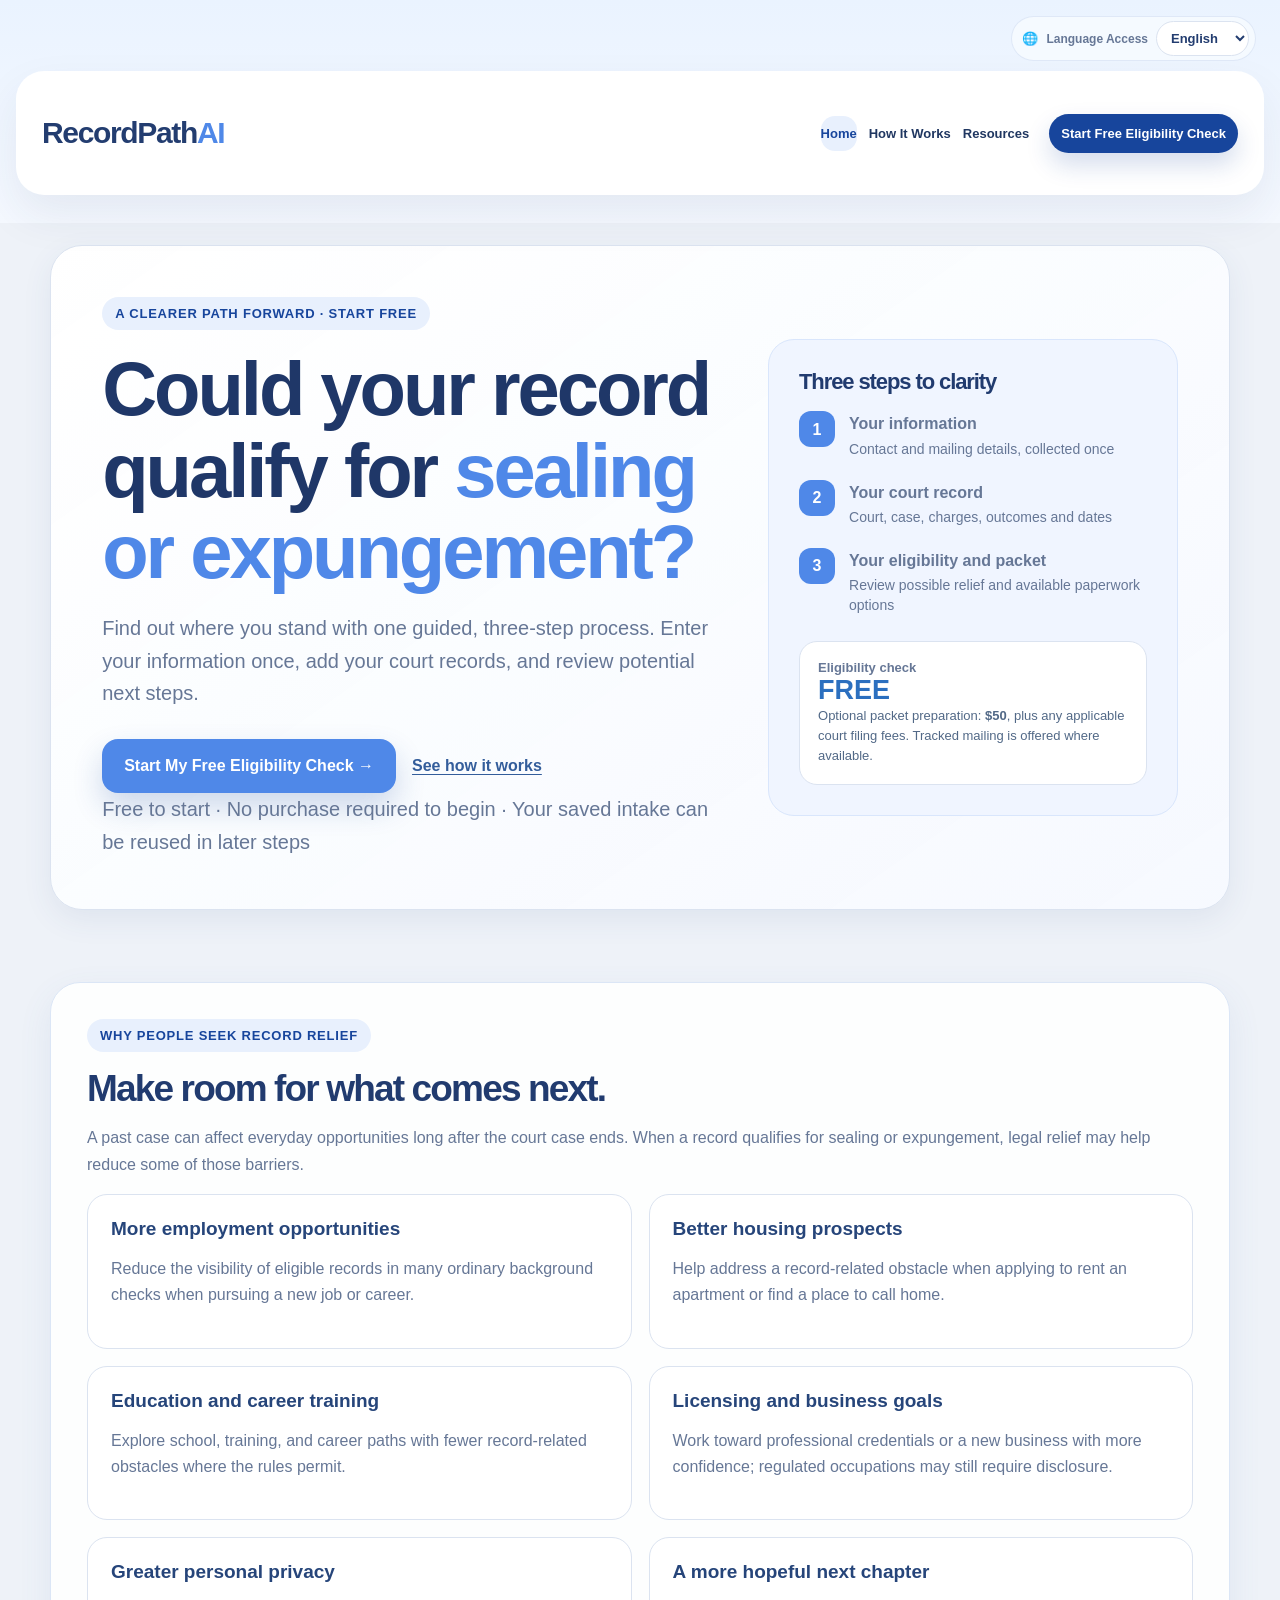
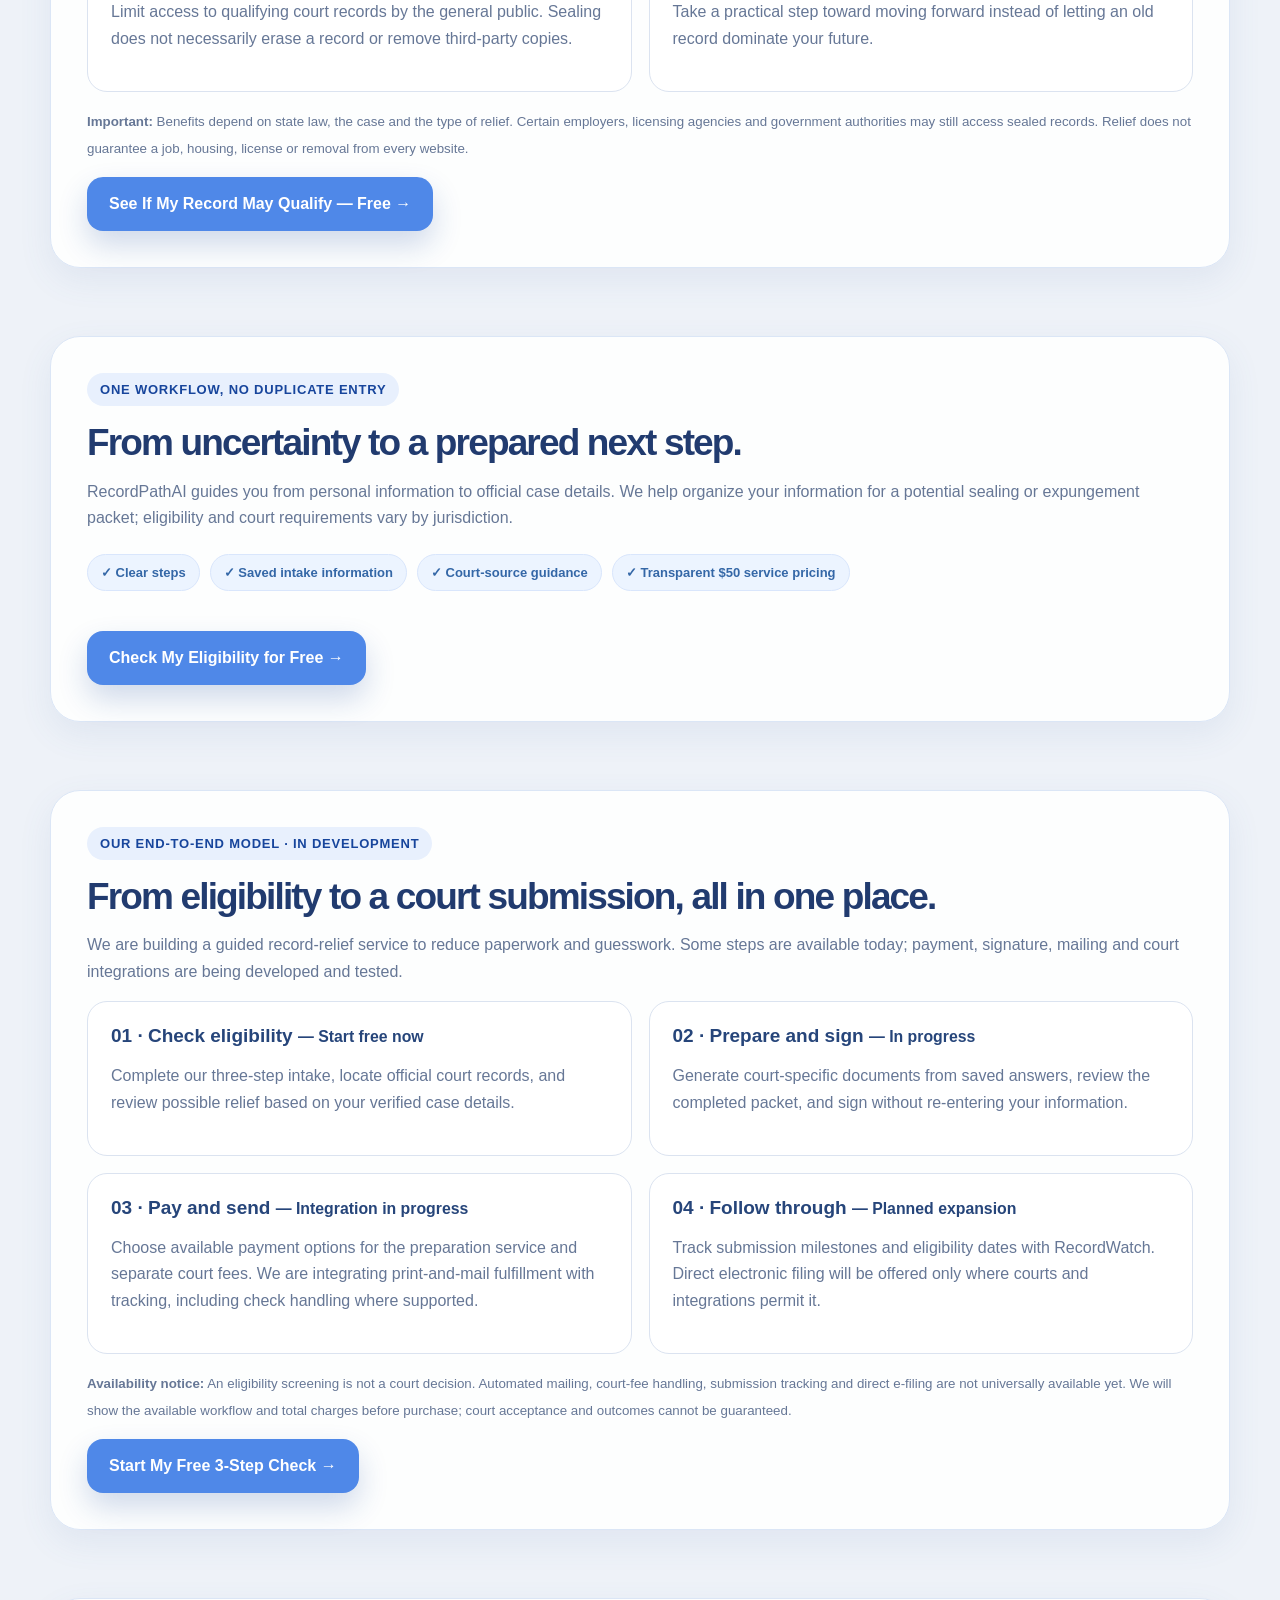
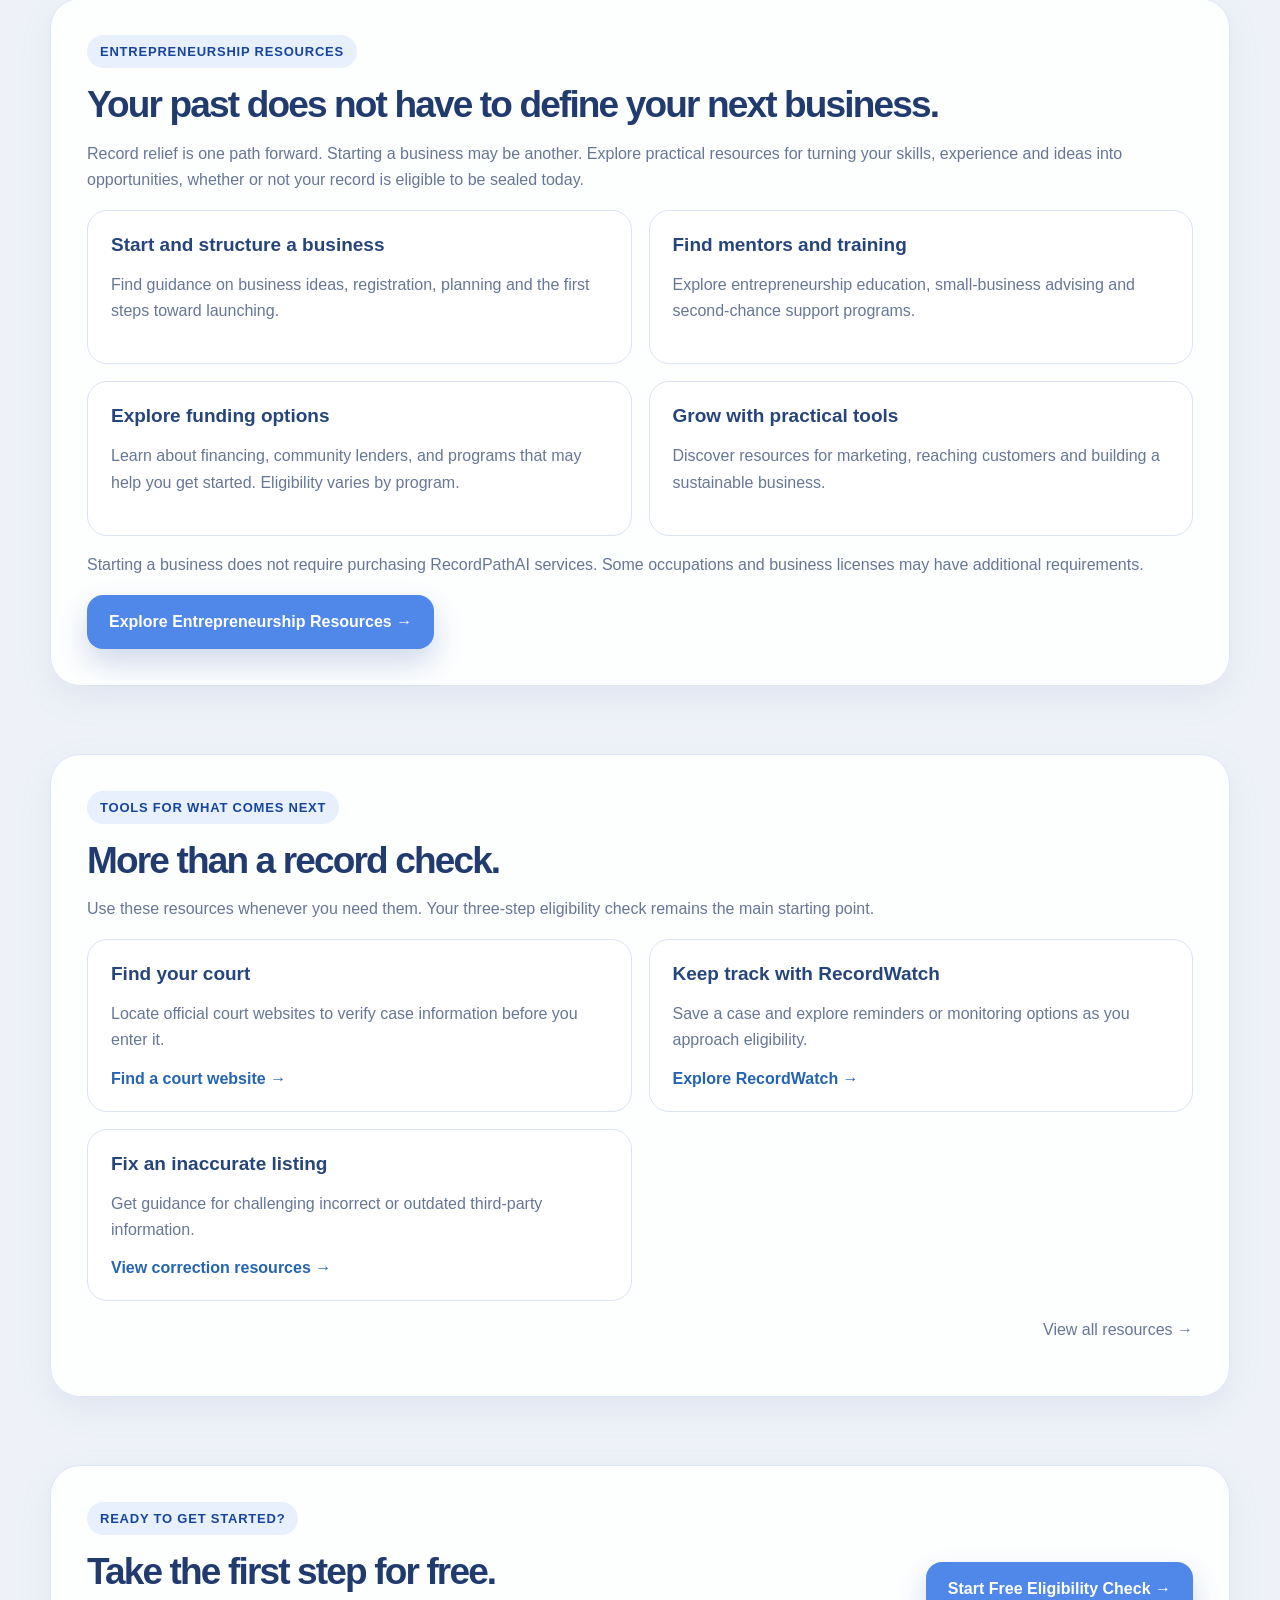
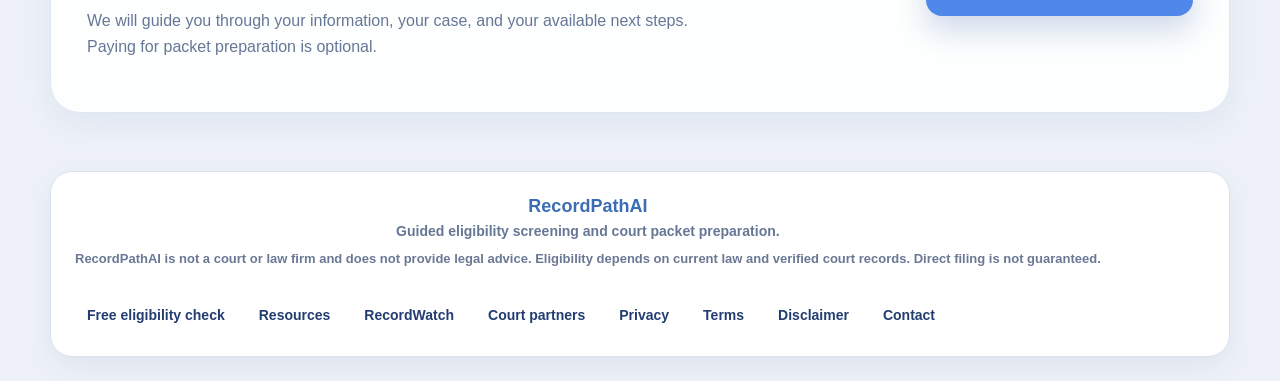
<file: index.html>
<!DOCTYPE html>
<html lang="en"><head><meta charset="utf-8"><meta name="viewport" content="width=device-width,initial-scale=1">
<meta name="theme-color" content="#eef2f8">
<title>Check Record Sealing or Expungement Eligibility | RecordPathAI</title>
<meta name="description" content="See how record sealing or expungement may help with jobs, housing and privacy. Start a free 3-step eligibility check; end-to-end packet and filing services are in development.">
<link rel="canonical" href="https://recordpathai.com/"><meta name="robots" content="index,follow,max-image-preview:large">
<meta property="og:type" content="website"><meta property="og:site_name" content="RecordPathAI"><meta property="og:title" content="RecordPathAI | Free 3-Step Eligibility Check"><meta property="og:description" content="Start free. Check possible record relief. Review packet options."><meta property="og:url" content="https://recordpathai.com/">
<meta name="twitter:card" content="summary">
<script type="application/ld+json">{"@context":"https://schema.org","@type":"Organization","name":"RecordPathAI","url":"https://recordpathai.com/","description":"Guided record sealing and expungement eligibility screening and court packet preparation."}</script>
<link rel="stylesheet" href="css/styles.css"></head><body class="conversion-home">
<a class="skip-link conversion-skip" href="#main-content">Skip to main content</a>
<header class="site-header"><div class="container">
  <div class="header-utility" aria-label="Utility navigation"><div class="language-access language-access-utility"><span aria-hidden="true">🌐</span><label for="language-selector" data-i18n="lang.label">Language Access</label><select id="language-selector" data-language-selector><option value="en" data-i18n="lang.english">English</option><option value="es" data-i18n="lang.spanish">Español</option></select></div></div>
  <div class="header-shell header-shell-modern"><div class="header-inner">
    <a class="site-brand site-brand-text" href="index.html" aria-label="RecordPathAI home">RecordPath<span>AI</span></a>
    <button class="menu-toggle" type="button" aria-controls="primary-navigation" aria-expanded="false"><span class="menu-toggle-line"></span><span class="menu-toggle-line"></span><span class="menu-toggle-line"></span><span class="sr-only">Toggle navigation</span></button>
    <nav class="nav" id="primary-navigation" aria-label="Primary navigation">
      <a href="index.html" class="active" aria-current="page" data-i18n="nav.home">Home</a>
      <a href="how-it-works.html" data-i18n="nav.how">How It Works</a>
      <a href="resources.html" data-i18n="nav.resources">Resources</a>
      <a href="eligibility.html" class="nav-cta" data-i18n="nav.checkEligibility">Start Free Eligibility Check</a>
    </nav>
  </div></div></div></header>
<main id="main-content">
  <section class="page-hero conversion-hero"><div class="container"><div class="hero-card conversion-hero-grid">
    <div><span class="eyebrow">A clearer path forward · Start free</span>
      <h1 class="page-title">Could your record qualify for <span class="conversion-accent">sealing or expungement?</span></h1>
      <p class="page-subtitle">Find out where you stand with one guided, three-step process. Enter your information once, add your court records, and review potential next steps.</p>
      <div class="conversion-actions"><a class="btn conversion-primary" href="eligibility.html">Start My Free Eligibility Check →</a><a class="conversion-text-link" href="how-it-works.html">See how it works</a></div>
      <p class="conversion-privacy">Free to start · No purchase required to begin · Your saved intake can be reused in later steps</p>
    </div>
    <aside class="conversion-steps" aria-label="Three-step eligibility process">
      <h2>Three steps to clarity</h2>
      <ol>
        <li><b>1</b><div><strong>Your information</strong><span>Contact and mailing details, collected once</span></div></li>
        <li><b>2</b><div><strong>Your court record</strong><span>Court, case, charges, outcomes and dates</span></div></li>
        <li><b>3</b><div><strong>Your eligibility and packet</strong><span>Review possible relief and available paperwork options</span></div></li>
      </ol>
      <div class="conversion-price"><span>Eligibility check</span><strong>FREE</strong><small>Optional packet preparation: <b>$50</b>, plus any applicable court filing fees. Tracked mailing is offered where available.</small></div>
    </aside>
  </div></div></section>
    <section class="page-section" id="why-seal"><div class="container"><div class="page-card conversion-support">
    <div class="conversion-section-heading"><span class="eyebrow">Why people seek record relief</span><h2>Make room for what comes next.</h2><p>A past case can affect everyday opportunities long after the court case ends. When a record qualifies for sealing or expungement, legal relief may help reduce some of those barriers.</p></div>
    <div class="conversion-support-grid">
      <article><h3>More employment opportunities</h3><p>Reduce the visibility of eligible records in many ordinary background checks when pursuing a new job or career.</p></article>
      <article><h3>Better housing prospects</h3><p>Help address a record-related obstacle when applying to rent an apartment or find a place to call home.</p></article>
      <article><h3>Education and career training</h3><p>Explore school, training, and career paths with fewer record-related obstacles where the rules permit.</p></article>
      <article><h3>Licensing and business goals</h3><p>Work toward professional credentials or a new business with more confidence; regulated occupations may still require disclosure.</p></article>
      <article><h3>Greater personal privacy</h3><p>Limit access to qualifying court records by the general public. Sealing does not necessarily erase a record or remove third-party copies.</p></article>
      <article><h3>A more hopeful next chapter</h3><p>Take a practical step toward moving forward instead of letting an old record dominate your future.</p></article>
    </div>
    <p><small><strong>Important:</strong> Benefits depend on state law, the case and the type of relief. Certain employers, licensing agencies and government authorities may still access sealed records. Relief does not guarantee a job, housing, license or removal from every website.</small></p>
    <a href="eligibility.html" class="btn conversion-primary">See If My Record May Qualify — Free →</a>
  </div></div></section>
  <section class="page-section"><div class="container"><div class="page-card conversion-explainer">
    <span class="eyebrow">One workflow, no duplicate entry</span>
    <h2>From uncertainty to a prepared next step.</h2>
    <p>RecordPathAI guides you from personal information to official case details. We help organize your information for a potential sealing or expungement packet; eligibility and court requirements vary by jurisdiction.</p>
    <div class="conversion-benefits"><span>✓ Clear steps</span><span>✓ Saved intake information</span><span>✓ Court-source guidance</span><span>✓ Transparent $50 service pricing</span></div>
    <a href="eligibility.html" class="btn conversion-primary">Check My Eligibility for Free →</a>
  </div></div></section>
    <section class="page-section" id="end-to-end"><div class="container"><div class="page-card conversion-support">
    <div class="conversion-section-heading"><span class="eyebrow">Our end-to-end model · In development</span><h2>From eligibility to a court submission, all in one place.</h2><p>We are building a guided record-relief service to reduce paperwork and guesswork. Some steps are available today; payment, signature, mailing and court integrations are being developed and tested.</p></div>
    <div class="conversion-support-grid">
      <article><h3>01 · Check eligibility <small>— Start free now</small></h3><p>Complete our three-step intake, locate official court records, and review possible relief based on your verified case details.</p></article>
      <article><h3>02 · Prepare and sign <small>— In progress</small></h3><p>Generate court-specific documents from saved answers, review the completed packet, and sign without re-entering your information.</p></article>
      <article><h3>03 · Pay and send <small>— Integration in progress</small></h3><p>Choose available payment options for the preparation service and separate court fees. We are integrating print-and-mail fulfillment with tracking, including check handling where supported.</p></article>
      <article><h3>04 · Follow through <small>— Planned expansion</small></h3><p>Track submission milestones and eligibility dates with RecordWatch. Direct electronic filing will be offered only where courts and integrations permit it.</p></article>
    </div>
    <p><small><strong>Availability notice:</strong> An eligibility screening is not a court decision. Automated mailing, court-fee handling, submission tracking and direct e-filing are not universally available yet. We will show the available workflow and total charges before purchase; court acceptance and outcomes cannot be guaranteed.</small></p>
    <a href="eligibility.html" class="btn conversion-primary">Start My Free 3-Step Check →</a>
  </div></div></section>
  <section class="page-section" id="entrepreneurship-resources"><div class="container"><div class="page-card conversion-support">
    <div class="conversion-section-heading"><div><span class="eyebrow">Entrepreneurship Resources</span><h2>Your past does not have to define your next business.</h2><p>Record relief is one path forward. Starting a business may be another. Explore practical resources for turning your skills, experience and ideas into opportunities, whether or not your record is eligible to be sealed today.</p></div></div>
    <div class="conversion-support-grid">
      <article><h3>Start and structure a business</h3><p>Find guidance on business ideas, registration, planning and the first steps toward launching.</p></article>
      <article><h3>Find mentors and training</h3><p>Explore entrepreneurship education, small-business advising and second-chance support programs.</p></article>
      <article><h3>Explore funding options</h3><p>Learn about financing, community lenders, and programs that may help you get started. Eligibility varies by program.</p></article>
      <article><h3>Grow with practical tools</h3><p>Discover resources for marketing, reaching customers and building a sustainable business.</p></article>
    </div>
    <p>Starting a business does not require purchasing RecordPathAI services. Some occupations and business licenses may have additional requirements.</p>
    <a href="resources/entrepreneurship.html" class="btn conversion-primary">Explore Entrepreneurship Resources →</a>
  </div></div></section>
  <section class="page-section"><div class="container"><div class="page-card conversion-support">
    <div class="conversion-section-heading"><div><span class="eyebrow">Tools for what comes next</span><h2>More than a record check.</h2><p>Use these resources whenever you need them. Your three-step eligibility check remains the main starting point.</p></div></div>
    <div class="conversion-support-grid">
      <article><h3>Find your court</h3><p>Locate official court websites to verify case information before you enter it.</p><a href="self-search.html">Find a court website →</a></article>
      <article><h3>Keep track with RecordWatch</h3><p>Save a case and explore reminders or monitoring options as you approach eligibility.</p><a href="recordwatch.html">Explore RecordWatch →</a></article>
      <article><h3>Fix an inaccurate listing</h3><p>Get guidance for challenging incorrect or outdated third-party information.</p><a href="mugshot-removal.html">View correction resources →</a></article>
    </div>
    <p class="conversion-all"><a href="resources.html">View all resources →</a></p>
  </div></div></section>
  <section class="page-section"><div class="container"><div class="page-card conversion-final">
    <div><span class="eyebrow">Ready to get started?</span><h2>Take the first step for free.</h2><p>We will guide you through your information, your case, and your available next steps. Paying for packet preparation is optional.</p></div>
    <a class="btn conversion-primary" href="eligibility.html">Start Free Eligibility Check →</a>
  </div></div></section>
</main>
<footer class="site-footer"><div class="container"><div class="footer-shell"><div><div class="footer-brand">RecordPathAI</div><div class="footer-copy">Guided eligibility screening and court packet preparation.</div><div class="footer-disclaimer">RecordPathAI is not a court or law firm and does not provide legal advice. Eligibility depends on current law and verified court records. Direct filing is not guaranteed.</div></div><div class="footer-links"><a href="eligibility.html">Free eligibility check</a><a href="resources.html">Resources</a><a href="recordwatch.html">RecordWatch</a><a href="court-access.html">Court partners</a><a href="privacy.html">Privacy</a><a href="terms.html">Terms</a><a href="disclaimer.html">Disclaimer</a><a href="mailto:matt@recordpathai.com">Contact</a></div></div></div></footer>
<script src="js/site-nav.js"></script><script src="js/i18n.js"></script>
</body></html>
</file>
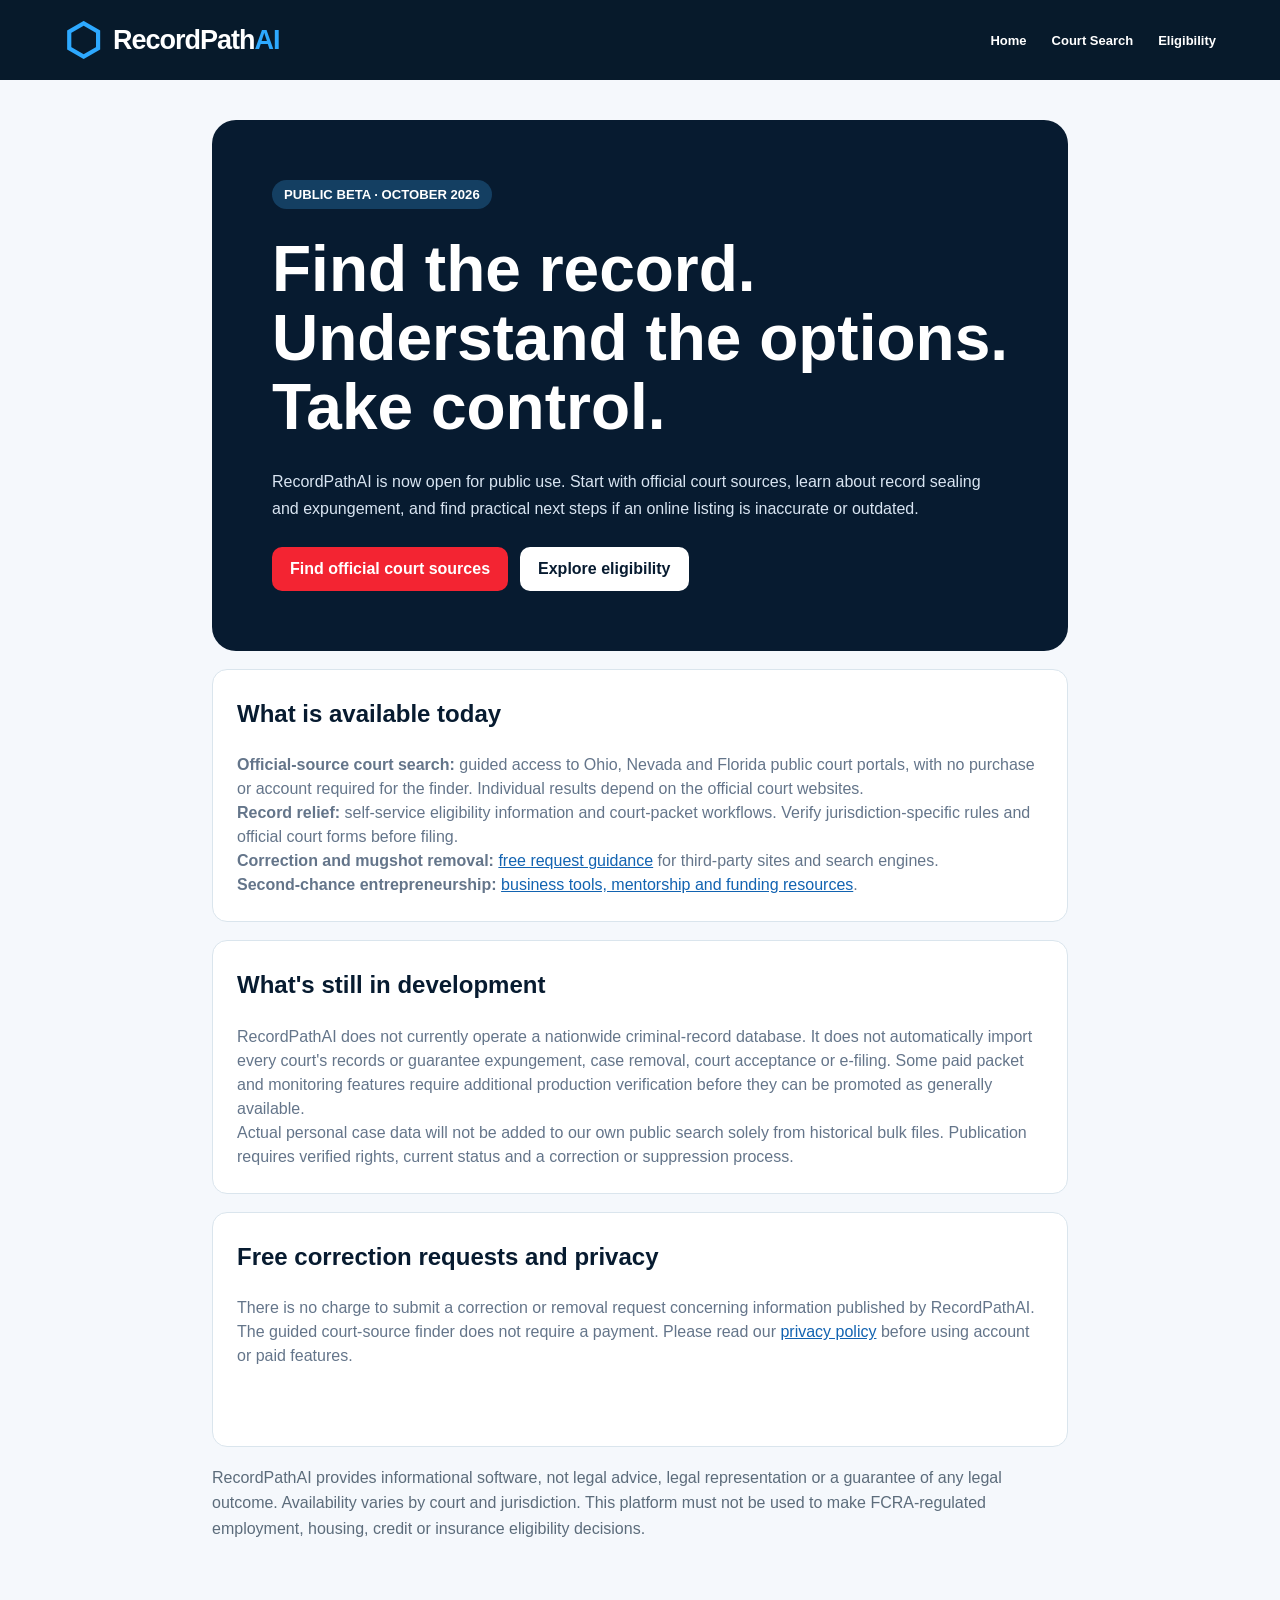
<file: launch.html>
<!doctype html>
<html lang="en"><head>
<meta charset="utf-8"><meta name="viewport" content="width=device-width,initial-scale=1">
<title>RecordPathAI Public Beta Launch | Free Court Search and Record Relief Guidance</title>
<meta name="description" content="RecordPathAI public beta is live: find official court portals, explore record sealing and expungement guidance, and request free record corrections or removals.">
<link rel="canonical" href="https://recordpathai.com/launch.html">
<meta name="robots" content="index,follow">
<meta property="og:type" content="website">
<meta property="og:title" content="RecordPathAI Public Beta Is Live">
<meta property="og:description" content="A source-first approach to court-record discovery, record relief guidance and free correction resources.">
<meta property="og:url" content="https://recordpathai.com/launch.html">
<link rel="stylesheet" href="assets/styles.css">
<style>
body{background:#f5f8fc;color:#102238}main{max-width:900px;margin:40px auto 80px;padding:0 22px}
.hero-launch{background:#071b30;color:#fff;border-radius:24px;padding:clamp(30px,6vw,60px)}
.hero-launch p{line-height:1.7;color:#d9e5f2}.hero-launch h1{font-size:clamp(2.2rem,6vw,4rem);line-height:1.08;margin:.4em 0}
.pill{display:inline-block;padding:7px 12px;border-radius:100px;background:#143f62;color:#fff;font-weight:700;font-size:.82rem}
.actions{display:flex;flex-wrap:wrap;gap:12px;margin-top:25px}.actions a{display:inline-block;background:#f32432;color:#fff;padding:13px 18px;border-radius:10px;font-weight:700}
.actions a.secondary{background:#fff;color:#071b30}.feature{background:#fff;border:1px solid #dae5ed;border-radius:15px;padding:24px;margin:18px 0;line-height:1.65}.feature h2{margin-top:0;color:#071b30}
small,.fineprint{color:#5c6c7b;line-height:1.6}.feature a{color:#1263b1;text-decoration:underline}
</style>
</head><body>
<header class="nav"><a class="brand" href="index.html"><span class="shield">⬡</span><span>RecordPath<span class="blue">AI</span></span></a><nav><a href="index.html">Home</a><a href="self-search.html">Court Search</a><a href="eligibility.html">Eligibility</a></nav></header>
<main>
<section class="hero-launch">
<span class="pill">PUBLIC BETA · OCTOBER 2026</span>
<h1>Find the record.<br>Understand the options.<br>Take control.</h1>
<p>RecordPathAI is now open for public use. Start with official court sources, learn about record sealing and expungement, and find practical next steps if an online listing is inaccurate or outdated.</p>
<div class="actions"><a href="self-search.html">Find official court sources</a><a class="secondary" href="eligibility.html">Explore eligibility</a></div>
</section>
<section class="feature"><h2>What is available today</h2>
<p><strong>Official-source court search:</strong> guided access to Ohio, Nevada and Florida public court portals, with no purchase or account required for the finder. Individual results depend on the official court websites.</p>
<p><strong>Record relief:</strong> self-service eligibility information and court-packet workflows. Verify jurisdiction-specific rules and official court forms before filing.</p>
<p><strong>Correction and mugshot removal:</strong> <a href="mugshot-removal.html">free request guidance</a> for third-party sites and search engines.</p>
<p><strong>Second-chance entrepreneurship:</strong> <a href="resources/entrepreneurship.html">business tools, mentorship and funding resources</a>.</p>
</section>
<section class="feature"><h2>What's still in development</h2>
<p>RecordPathAI does not currently operate a nationwide criminal-record database. It does not automatically import every court's records or guarantee expungement, case removal, court acceptance or e-filing. Some paid packet and monitoring features require additional production verification before they can be promoted as generally available.</p>
<p>Actual personal case data will not be added to our own public search solely from historical bulk files. Publication requires verified rights, current status and a correction or suppression process.</p>
</section>
<section class="feature"><h2>Free correction requests and privacy</h2>
<p>There is no charge to submit a correction or removal request concerning information published by RecordPathAI. The guided court-source finder does not require a payment. Please read our <a href="privacy.html">privacy policy</a> before using account or paid features.</p>
</section>
<p class="fineprint">RecordPathAI provides informational software, not legal advice, legal representation or a guarantee of any legal outcome. Availability varies by court and jurisdiction. This platform must not be used to make FCRA-regulated employment, housing, credit or insurance eligibility decisions.</p>
</main></body></html>
</file>
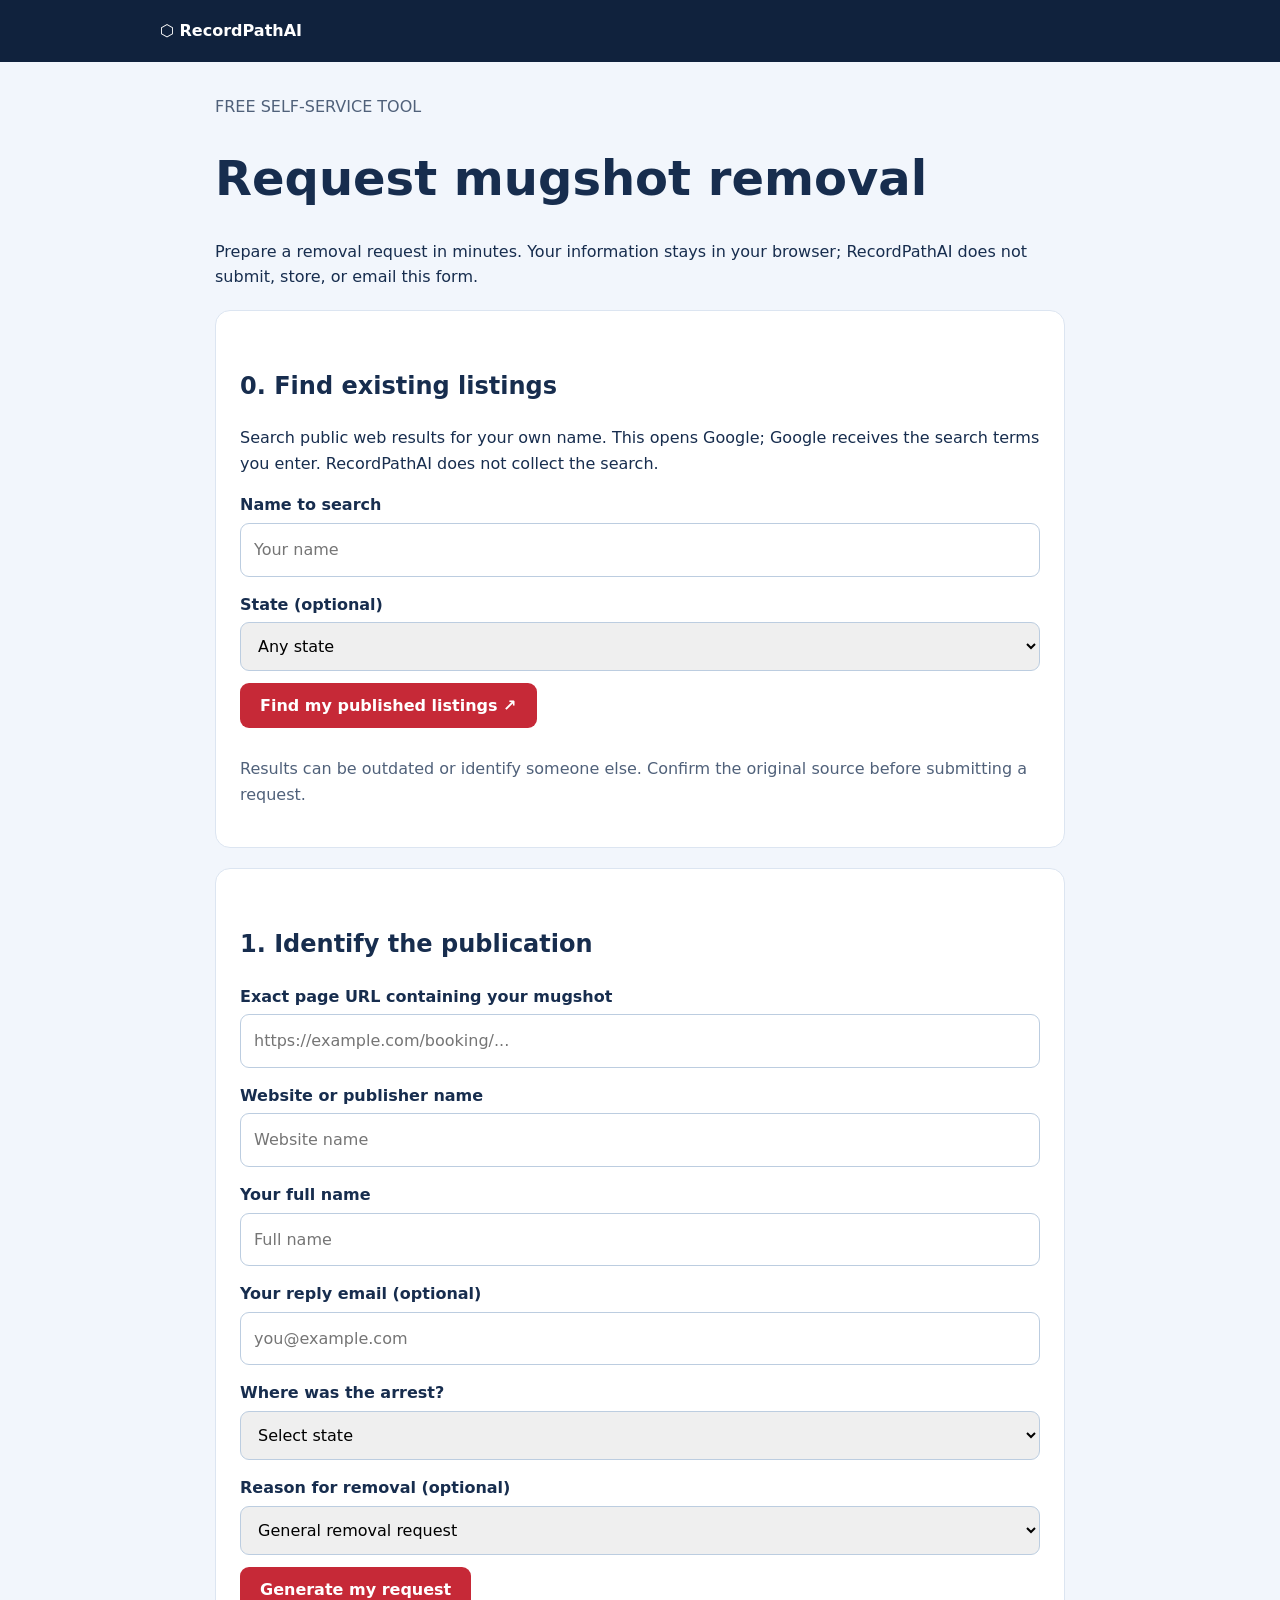
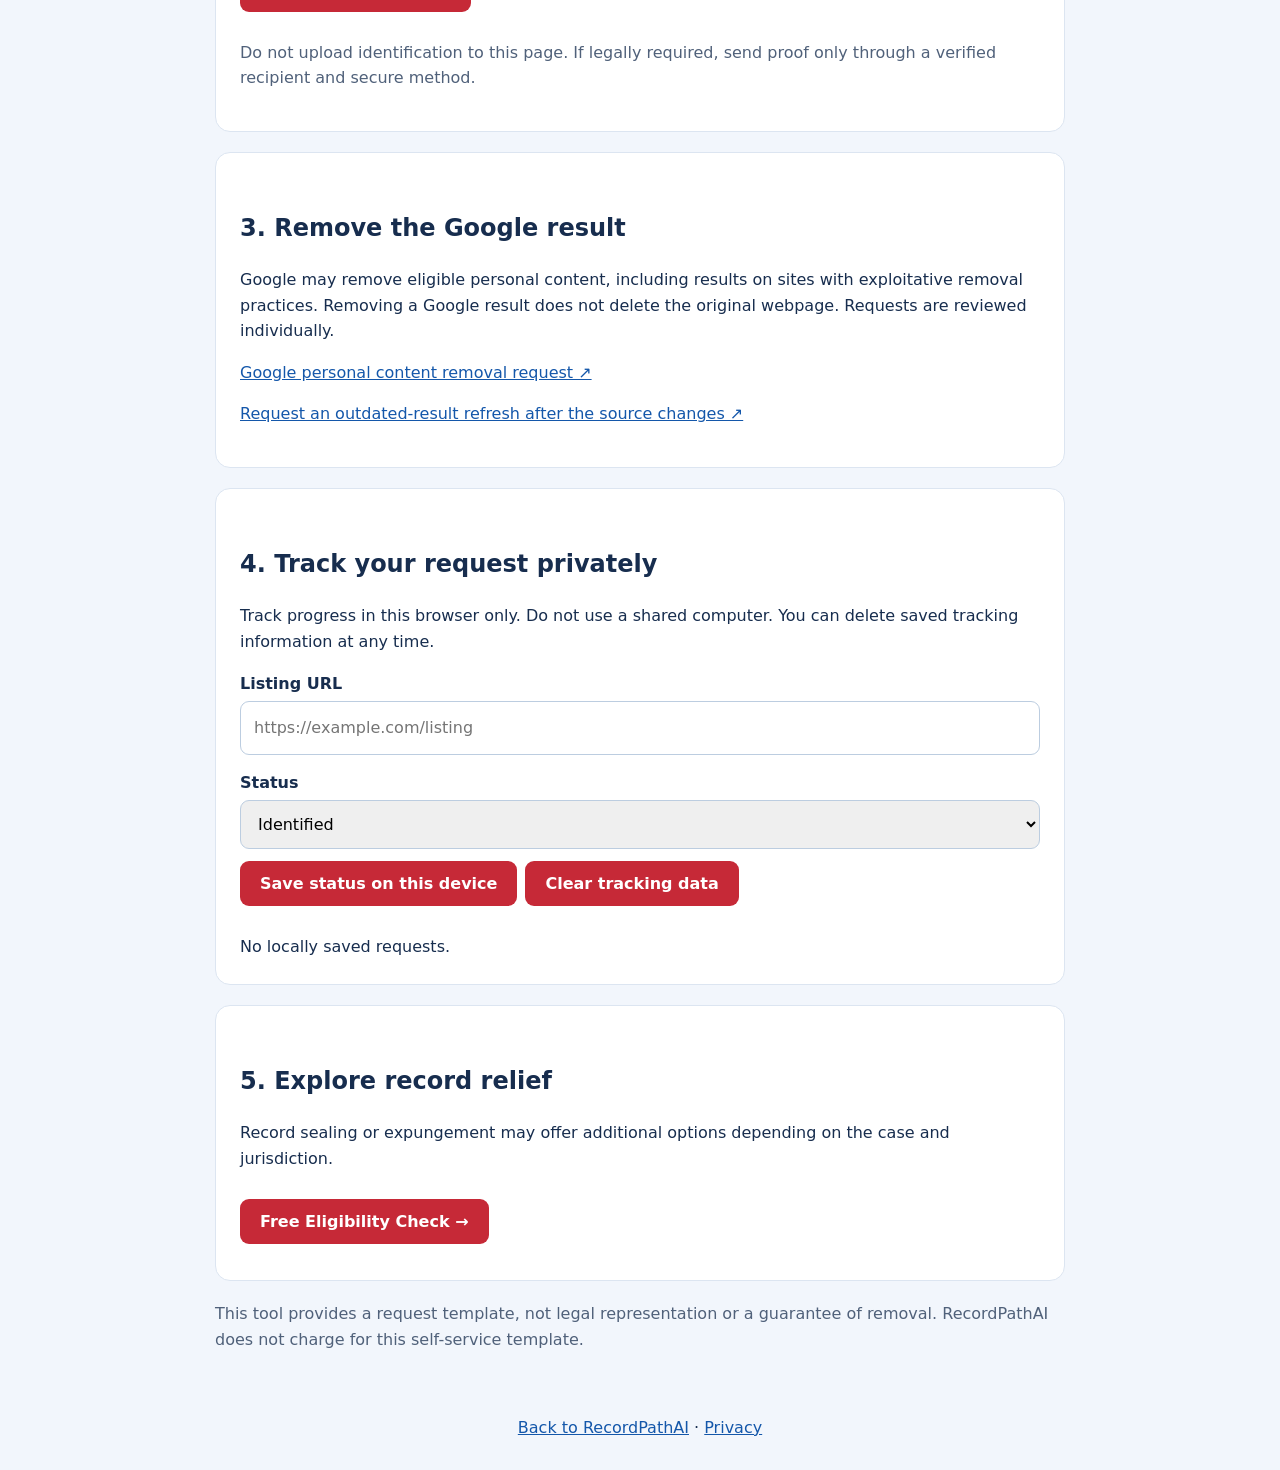
<file: mugshot-removal.html>
<!doctype html><html lang="en"><head><meta charset="utf-8"><meta name="viewport" content="width=device-width,initial-scale=1"><meta name="robots" content="index,follow"><title>Free Mugshot Removal Request | RecordPathAI</title><meta name="description" content="Prepare a free mugshot removal request, find official Google removal options, and track the next steps."><style>body{margin:0;background:#f2f6fc;color:#172d4e;font:16px/1.6 system-ui,Arial,sans-serif}header{background:#10223d;color:white;padding:18px max(20px,calc((100vw - 960px)/2))}header a{color:white;text-decoration:none;font-weight:800}main{max-width:850px;margin:32px auto;padding:0 20px}h1{font-size:clamp(30px,5vw,48px);line-height:1.15}h2{margin-top:32px}label{display:block;font-weight:700;margin:15px 0 5px}input,select,textarea{width:100%;box-sizing:border-box;padding:13px;border:1px solid #bccde0;border-radius:9px;font:inherit}button,.action{background:#c62937;color:white;border:0;border-radius:9px;padding:13px 20px;cursor:pointer;font:700 16px system-ui;display:inline-block;text-decoration:none;margin:12px 8px 12px 0}section{background:white;padding:24px;border:1px solid #dce5f1;border-radius:15px;margin:20px 0}.muted{color:#50617a}.notice{background:#e7effb;padding:15px;border-radius:10px}pre{white-space:pre-wrap;overflow-wrap:anywhere;background:#f4f7fb;border-radius:8px;padding:16px;font:15px/1.6 system-ui}a{color:#1457aa}footer{padding:30px;text-align:center}</style></head><body><header><a href="index.html">⬡ RecordPathAI</a></header><main><p class="muted">FREE SELF-SERVICE TOOL</p><h1>Request mugshot removal</h1><p>Prepare a removal request in minutes. Your information stays in your browser; RecordPathAI does not submit, store, or email this form.</p><section><h2>0. Find existing listings</h2><p>Search public web results for your own name. This opens Google; Google receives the search terms you enter. RecordPathAI does not collect the search.</p><label for="discoverName">Name to search</label><input id="discoverName" placeholder="Your name"><label for="discoverState">State (optional)</label><select id="discoverState"><option value="">Any state</option><option>Nevada</option><option>Florida</option><option>Ohio</option></select><button type="button" id="discover">Find my published listings ↗</button><p class="muted">Results can be outdated or identify someone else. Confirm the original source before submitting a request.</p></section><section><h2>1. Identify the publication</h2><label for="url">Exact page URL containing your mugshot</label><input id="url" type="url" placeholder="https://example.com/booking/..." required><label for="publisher">Website or publisher name</label><input id="publisher" placeholder="Website name"><label for="name">Your full name</label><input id="name" autocomplete="name" placeholder="Full name"><label for="email">Your reply email (optional)</label><input id="email" type="email" autocomplete="email" placeholder="you@example.com"><label for="state">Where was the arrest?</label><select id="state"><option value="">Select state</option><option value="FL">Florida</option><option value="NV">Nevada</option><option value="OH">Ohio</option><option value="other">Other</option></select><label for="reason">Reason for removal (optional)</label><select id="reason"><option value="I am requesting removal of my booking photograph and associated personal information.">General removal request</option><option value="The case was dismissed or the charges were dropped.">Dismissed or dropped charges</option><option value="The record has been sealed or expunged.">Sealed or expunged record</option><option value="The information is inaccurate or identifies the wrong person.">Incorrect information or identity</option></select><button id="generate" type="button">Generate my request</button><p class="muted">Do not upload identification to this page. If legally required, send proof only through a verified recipient and secure method.</p></section><section id="output" hidden><h2>2. Copy your request</h2><pre id="letter"></pre><button id="copy" type="button">Copy request</button><p id="copystatus" role="status"></p><p id="flnotice" class="notice" hidden><strong>Florida:</strong> Under Florida Statutes § 901.43, qualifying publishers must remove a booking photo without charge within 10 calendar days after receiving a compliant written request. The statute specifies registered mail to the publisher's registered agent, sufficient proof of identity, and identifying information for the photo. This generated letter alone is not proof of statutory delivery. <a href="https://www.flsenate.gov/Laws/Statutes/2026/901.43" target="_blank" rel="noopener">Read the law</a>.</p><div id="flmail" hidden><h3>Florida registered-mail checklist</h3><p>For a statutory request to a qualifying publisher, verify its registered agent and mailing address, print the letter, include sufficient identification, and send it by registered mail. Keep your mailing receipt and delivery confirmation. The 10-calendar-day period begins when the publisher receives the compliant request, not when you generate this letter.</p><label for="agent">Registered agent and verified mailing address (for your printed copy)</label><textarea id="agent" rows="3" placeholder="Agent name and postal address"></textarea><button type="button" id="printRequest">Print mailing packet</button><p class="muted">Do not place your identity documents into this website. Attach them securely to the physical request where required.</p></div></section><section><h2>3. Remove the Google result</h2><p>Google may remove eligible personal content, including results on sites with exploitative removal practices. Removing a Google result does not delete the original webpage. Requests are reviewed individually.</p><p><a href="https://support.google.com/websearch/answer/3143948?hl=en" target="_blank" rel="noopener">Google personal content removal request ↗</a></p><p><a href="https://search.google.com/search-console/remove-outdated-content" target="_blank" rel="noopener">Request an outdated-result refresh after the source changes ↗</a></p></section><section><h2>4. Track your request privately</h2><p>Track progress in this browser only. Do not use a shared computer. You can delete saved tracking information at any time.</p><label for="trackUrl">Listing URL</label><input id="trackUrl" type="url" placeholder="https://example.com/listing"><label for="trackStatus">Status</label><select id="trackStatus"><option value="Identified">Identified</option><option value="Request prepared">Request prepared</option><option value="Request sent">Request sent</option><option value="Publisher responded">Publisher responded</option><option value="Removed at source">Removed at source</option><option value="Google update requested">Google update requested</option><option value="Complete">Complete</option></select><button id="saveTrack" type="button">Save status on this device</button><button id="clearTrack" type="button">Clear tracking data</button><p id="trackMessage" role="status"></p><div id="trackList"></div></section><section><h2>5. Explore record relief</h2><p>Record sealing or expungement may offer additional options depending on the case and jurisdiction.</p><a class="action" href="eligibility.html">Free Eligibility Check →</a></section><p class="muted">This tool provides a request template, not legal representation or a guarantee of removal. RecordPathAI does not charge for this self-service template.</p></main><footer><a href="index.html">Back to RecordPathAI</a> · <a href="privacy.html">Privacy</a></footer><script>(()=>{const $=id=>document.getElementById(id);$('generate').onclick=()=>{const url=$('url').value.trim();if(!/^https:\/\//i.test(url)&&!/^http:\/\//i.test(url)){alert('Enter the exact public URL of the mugshot page.');return}const name=$('name').value.trim()||'[Your full name]',publisher=$('publisher').value.trim()||'Website administrator',email=$('email').value.trim(),reason=$('reason').value;const letter='To: '+publisher+'\nSubject: Request to remove arrest booking photograph\n\nI am requesting removal of the arrest booking photograph and associated personal information about me at:\n'+url+'\n\n'+reason+'\n\nFor a qualifying Florida publisher, this is a request under Florida Statutes § 901.43. Please remove the arrest booking photograph without charge within the period required by applicable law. Please confirm when the photograph and associated page have been removed, and whether copies or duplicate URLs remain. If you believe the request cannot be honored, please explain why and identify the appropriate process.\n\nSincerely,\n'+name+(email?'\n'+email:'');$('letter').textContent=letter;$('output').hidden=false;$('flnotice').hidden=$('state').value!=='FL';$('flmail').hidden=$('state').value!=='FL';$('output').scrollIntoView({behavior:'smooth'});};$('copy').onclick=async()=>{try{await navigator.clipboard.writeText($('letter').textContent);$('copystatus').textContent='Copied. Send it to the publisher through its verified removal or contact channel.'}catch{$('copystatus').textContent='Select and copy the letter manually.'}}})();</script><script src="js/mugshot-mail.js"></script><script src="js/mugshot-workflow.js"></script></body></html>
</file>
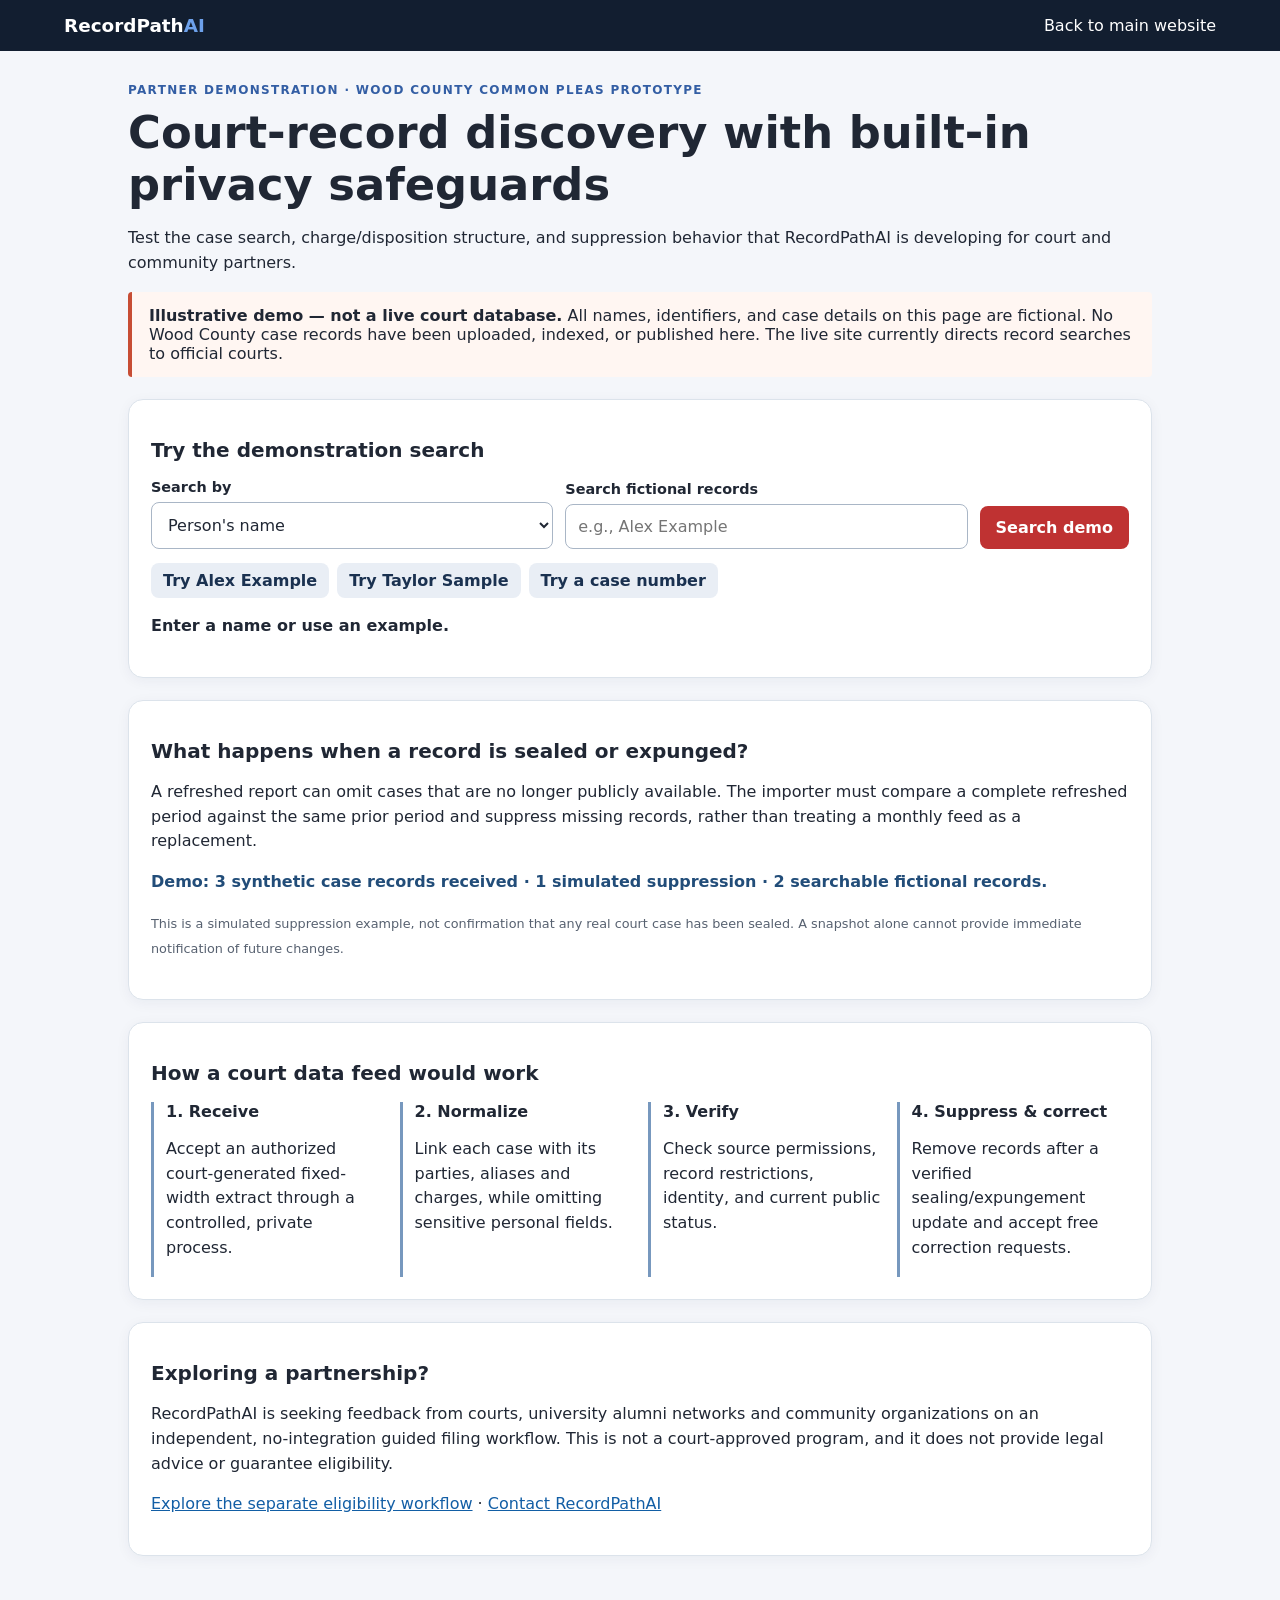
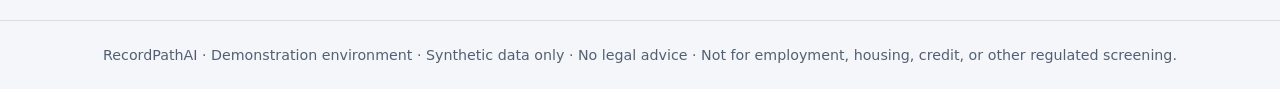
<file: pilot-demo.html>
<!doctype html>
<html lang="en"><head><meta charset="utf-8"><meta name="viewport" content="width=device-width,initial-scale=1">
<meta name="robots" content="noindex,nofollow"><meta name="description" content="Interactive synthetic pilot demonstration of RecordPathAI court-case search and record refresh safeguards.">
<title>RecordPathAI | Court Records Pilot Demo</title>
<style>
:root{font-family:system-ui,-apple-system,Segoe UI,sans-serif;color:#202734;background:#f4f6fa}
*{box-sizing:border-box}body{margin:0}a{color:#125ea5}header{background:#121e30;color:white;padding:15px clamp(16px,5vw,72px);display:flex;align-items:center;justify-content:space-between;gap:16px;flex-wrap:wrap}
header a{color:#fff;text-decoration:none}header strong{font-size:1.15rem}main{max-width:1060px;margin:0 auto;padding:32px 18px 64px}
h1{font-size:clamp(1.8rem,4vw,2.8rem);line-height:1.15;margin:10px 0 12px}h2{font-size:1.25rem}
p{line-height:1.55}.muted{color:#576170}.eyebrow{letter-spacing:.11em;text-transform:uppercase;color:#335ea4;font-size:.75rem;font-weight:700}
.panel{background:#fff;border:1px solid #dce3eb;border-radius:15px;padding:22px;margin-top:22px;box-shadow:0 3px 14px #13284d0d}
.notice{border-left:4px solid #c74d34;background:#fff6f2;padding:14px 17px;border-radius:4px}
.controls{display:flex;flex-wrap:wrap;gap:12px;align-items:end}
.field{flex:1;min-width:220px}label{display:block;font-weight:650;font-size:.9rem;margin-bottom:7px}
input,select{width:100%;font:inherit;padding:12px;border:1px solid #a9b6c6;border-radius:8px;background:white;color:inherit}
button{font:inherit;padding:12px 16px;cursor:pointer;border:0;border-radius:8px;background:#bf3232;color:white;font-weight:700}
button.secondary{background:#e9eef5;color:#1a3150}button:focus-visible,input:focus-visible,select:focus-visible{outline:3px solid #4689da;outline-offset:2px}
.examples{display:flex;flex-wrap:wrap;gap:8px;margin-top:14px}
.examples button{padding:8px 12px}.results{display:grid;grid-template-columns:repeat(auto-fit,minmax(min(280px,100%),1fr));gap:14px;margin-top:15px}
.record{border:1px solid #d7e0e9;border-radius:10px;padding:17px;background:#fafcfe}.record h3{margin:2px 0 8px;font-size:1.1rem}
dl{display:grid;grid-template-columns:max-content 1fr;gap:6px 14px;margin:14px 0;font-size:.91rem}
dt{color:#5a6775}dd{margin:0;overflow-wrap:anywhere}.charge{border-top:1px solid #dce3eb;margin-top:12px;padding-top:12px}
.charge p{margin:3px 0}.two{display:grid;grid-template-columns:repeat(auto-fit,minmax(230px,1fr));gap:16px}.step{border-left:3px solid #7798be;padding-left:12px}
footer{padding:26px;text-align:center;border-top:1px solid #d6dde8;color:#536073;font-size:.89rem}
#status{margin-top:16px;font-weight:600}small{font-size:.8rem}.summary{font-weight:600;color:#224d79}
</style></head>
<body>
<header><a href="index.html"><strong>RecordPath<span style="color:#6da1eb">AI</span></strong></a><a href="index.html">Back to main website</a></header>
<main><div class="eyebrow">Partner demonstration · Wood County Common Pleas prototype</div>
<h1>Court-record discovery with built-in privacy safeguards</h1>
<p>Test the case search, charge/disposition structure, and suppression behavior that RecordPathAI is developing for court and community partners.</p>
<div class="notice"><strong>Illustrative demo — not a live court database.</strong> All names, identifiers, and case details on this page are fictional. No Wood County case records have been uploaded, indexed, or published here. The live site currently directs record searches to official courts.</div>
<section class="panel" aria-labelledby="searchTitle">
<h2 id="searchTitle">Try the demonstration search</h2>
<form id="pilotSearch" class="controls">
<div class="field"><label for="mode">Search by</label><select id="mode"><option value="name">Person's name</option><option value="case">Case number</option></select></div>
<div class="field"><label for="q">Search fictional records</label><input id="q" type="text" maxlength="120" minlength="2" placeholder="e.g., Alex Example" required autocomplete="off"></div>
<button type="submit">Search demo</button>
</form>
<div class="examples" aria-label="Example searches">
<button class="secondary" type="button" data-query="Alex Example" data-mode="name">Try Alex Example</button>
<button class="secondary" type="button" data-query="Taylor Sample" data-mode="name">Try Taylor Sample</button>
<button class="secondary" type="button" data-query="DEMO-2008-002" data-mode="case">Try a case number</button>
</div>
<p id="status" role="status" aria-live="polite">Enter a name or use an example.</p>
<div id="results" class="results"></div>
</section>
<section class="panel">
<h2>What happens when a record is sealed or expunged?</h2>
<p>A refreshed report can omit cases that are no longer publicly available. The importer must compare a complete refreshed period against the same prior period and suppress missing records, rather than treating a monthly feed as a replacement.</p>
<p id="refreshSummary" class="summary"></p>
<p class="muted"><small>This is a simulated suppression example, not confirmation that any real court case has been sealed. A snapshot alone cannot provide immediate notification of future changes.</small></p>
</section>
<section class="panel"><h2>How a court data feed would work</h2>
<div class="two">
<div class="step"><strong>1. Receive</strong><p>Accept an authorized court-generated fixed-width extract through a controlled, private process.</p></div>
<div class="step"><strong>2. Normalize</strong><p>Link each case with its parties, aliases and charges, while omitting sensitive personal fields.</p></div>
<div class="step"><strong>3. Verify</strong><p>Check source permissions, record restrictions, identity, and current public status.</p></div>
<div class="step"><strong>4. Suppress &amp; correct</strong><p>Remove records after a verified sealing/expungement update and accept free correction requests.</p></div>
</div></section>
<section class="panel"><h2>Exploring a partnership?</h2>
<p>RecordPathAI is seeking feedback from courts, university alumni networks and community organizations on an independent, no-integration guided filing workflow. This is not a court-approved program, and it does not provide legal advice or guarantee eligibility.</p>
<p><a href="eligibility.html">Explore the separate eligibility workflow</a> · <a href="mailto:matt@recordpathai.com?subject=RecordPathAI%20pilot%20inquiry">Contact RecordPathAI</a></p>
</section></main>
<footer>RecordPathAI · Demonstration environment · Synthetic data only · No legal advice · Not for employment, housing, credit, or other regulated screening.</footer>
<script src="js/pilot-demo.js" defer></script>
</body></html>
</file>
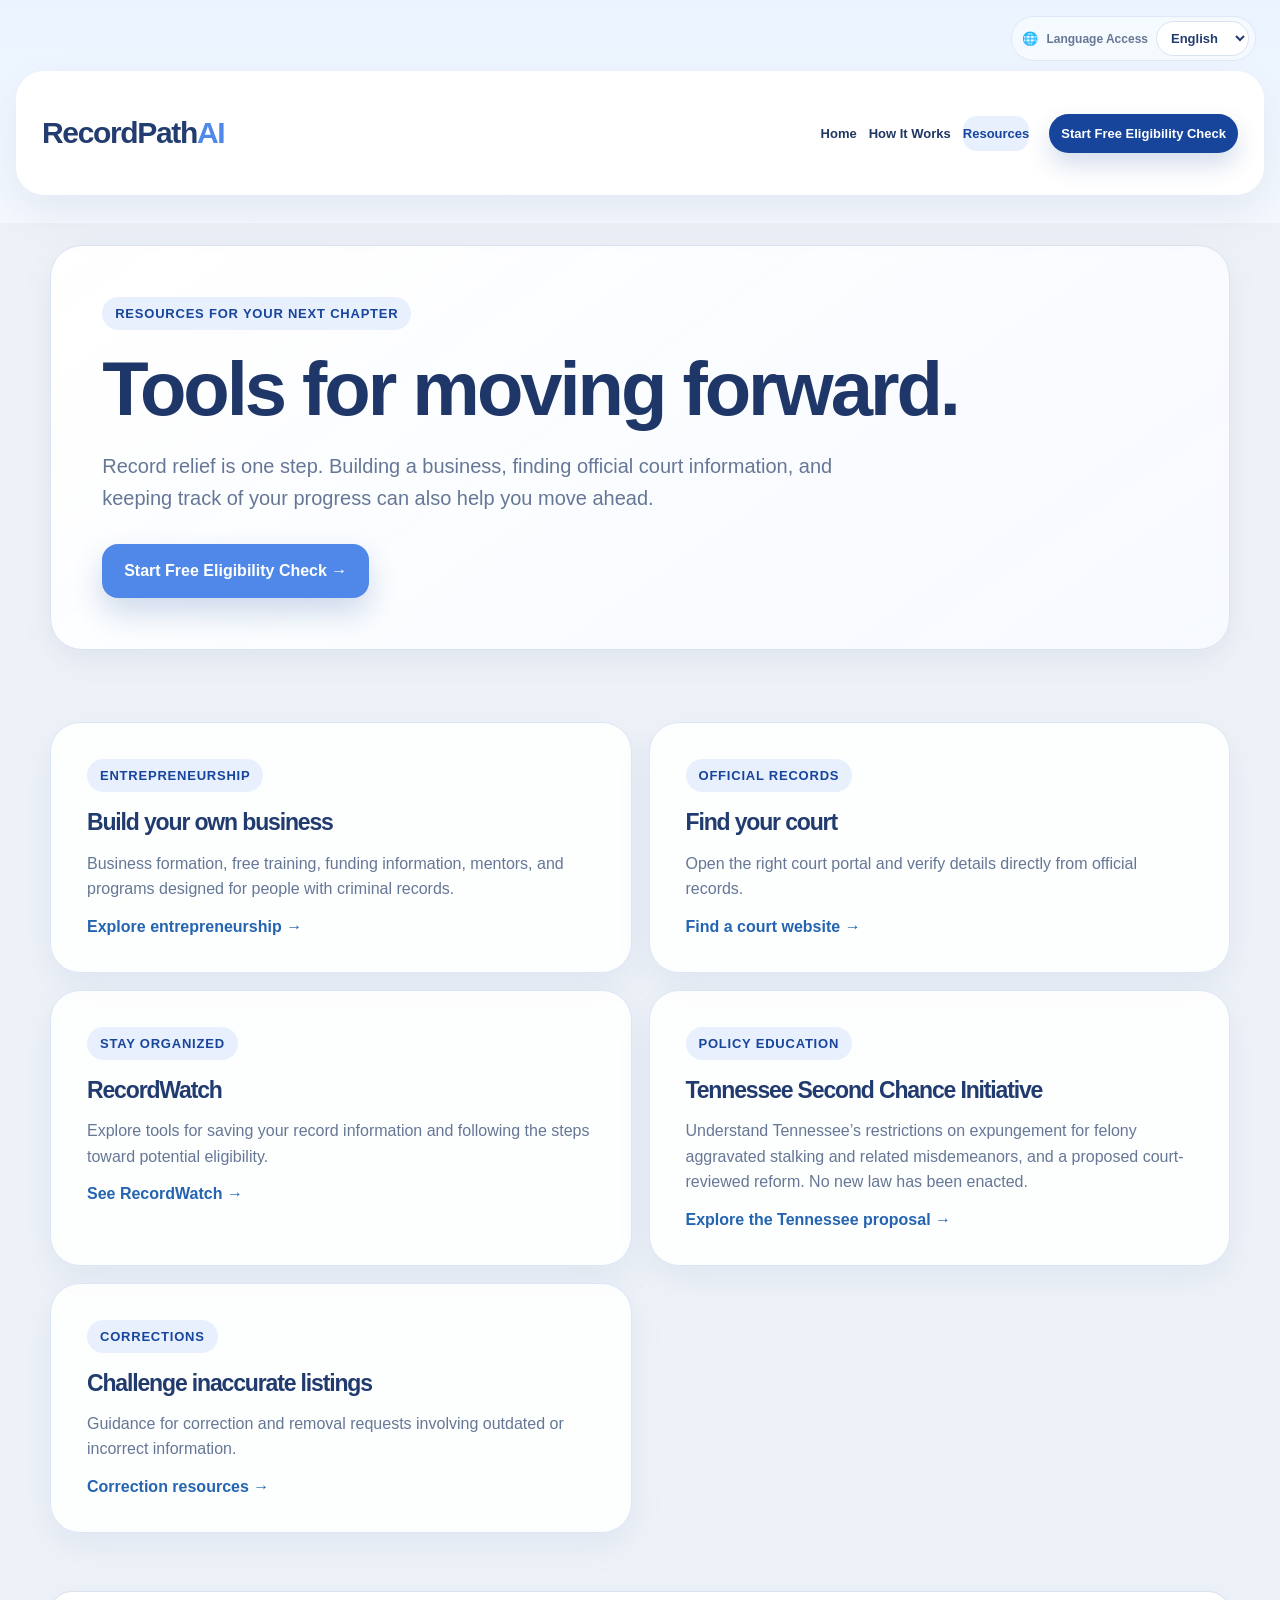
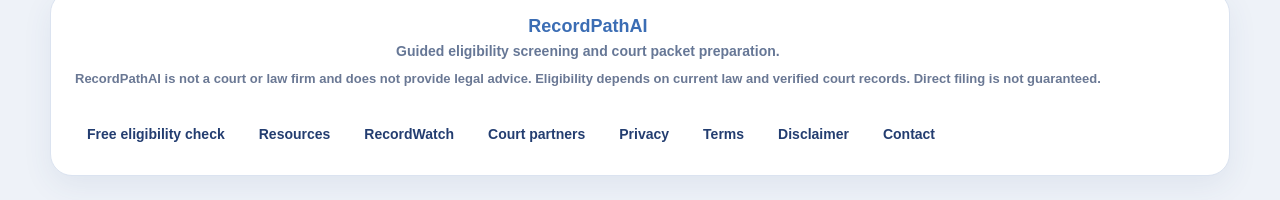
<file: resources.html>
<!DOCTYPE html>
<html lang="en"><head><meta charset="utf-8"><meta name="viewport" content="width=device-width,initial-scale=1">
<title>Resources for Record Relief and a Fresh Start | RecordPathAI</title><meta name="description" content="Practical resources for court access, corrections, RecordWatch and starting a business with a criminal record."><link rel="canonical" href="https://recordpathai.com/resources.html"><link rel="stylesheet" href="css/styles.css"></head><body class="conversion-resources">
<a class="skip-link conversion-skip" href="#main-content">Skip to main content</a>
<header class="site-header"><div class="container">
  <div class="header-utility" aria-label="Utility navigation"><div class="language-access language-access-utility"><span aria-hidden="true">🌐</span><label for="language-selector" data-i18n="lang.label">Language Access</label><select id="language-selector" data-language-selector><option value="en" data-i18n="lang.english">English</option><option value="es" data-i18n="lang.spanish">Español</option></select></div></div>
  <div class="header-shell header-shell-modern"><div class="header-inner">
    <a class="site-brand site-brand-text" href="index.html" aria-label="RecordPathAI home">RecordPath<span>AI</span></a>
    <button class="menu-toggle" type="button" aria-controls="primary-navigation" aria-expanded="false"><span class="menu-toggle-line"></span><span class="menu-toggle-line"></span><span class="menu-toggle-line"></span><span class="sr-only">Toggle navigation</span></button>
    <nav class="nav" id="primary-navigation" aria-label="Primary navigation">
      <a href="index.html" data-i18n="nav.home">Home</a>
      <a href="how-it-works.html" data-i18n="nav.how">How It Works</a>
      <a href="resources.html" class="active" aria-current="page" data-i18n="nav.resources">Resources</a>
      <a href="eligibility.html" class="nav-cta" data-i18n="nav.checkEligibility">Start Free Eligibility Check</a>
    </nav>
  </div></div></div></header>
<main id="main-content"><section class="page-hero"><div class="container"><div class="hero-card"><span class="eyebrow">Resources for your next chapter</span><h1 class="page-title">Tools for moving forward.</h1><p class="page-subtitle">Record relief is one step. Building a business, finding official court information, and keeping track of your progress can also help you move ahead.</p><div class="conversion-actions"><a class="btn conversion-primary" href="eligibility.html">Start Free Eligibility Check →</a></div></div></div></section>
<section class="page-section"><div class="container"><div class="conversion-resource-grid">
<article class="page-card"><span class="eyebrow">Entrepreneurship</span><h2>Build your own business</h2><p>Business formation, free training, funding information, mentors, and programs designed for people with criminal records.</p><a href="resources/entrepreneurship.html">Explore entrepreneurship →</a></article>
<article class="page-card"><span class="eyebrow">Official records</span><h2>Find your court</h2><p>Open the right court portal and verify details directly from official records.</p><a href="self-search.html">Find a court website →</a></article>
<article class="page-card"><span class="eyebrow">Stay organized</span><h2>RecordWatch</h2><p>Explore tools for saving your record information and following the steps toward potential eligibility.</p><a href="recordwatch.html">See RecordWatch →</a></article>
<article class="page-card"><span class="eyebrow">Policy education</span><h2>Tennessee Second Chance Initiative</h2><p>Understand Tennessee’s restrictions on expungement for felony aggravated stalking and related misdemeanors, and a proposed court-reviewed reform. No new law has been enacted.</p><a href="tennessee-second-chance.html">Explore the Tennessee proposal →</a></article>
<article class="page-card"><span class="eyebrow">Corrections</span><h2>Challenge inaccurate listings</h2><p>Guidance for correction and removal requests involving outdated or incorrect information.</p><a href="mugshot-removal.html">Correction resources →</a></article>
</div></div></section></main>
<footer class="site-footer"><div class="container"><div class="footer-shell"><div><div class="footer-brand">RecordPathAI</div><div class="footer-copy">Guided eligibility screening and court packet preparation.</div><div class="footer-disclaimer">RecordPathAI is not a court or law firm and does not provide legal advice. Eligibility depends on current law and verified court records. Direct filing is not guaranteed.</div></div><div class="footer-links"><a href="eligibility.html">Free eligibility check</a><a href="resources.html">Resources</a><a href="recordwatch.html">RecordWatch</a><a href="court-access.html">Court partners</a><a href="privacy.html">Privacy</a><a href="terms.html">Terms</a><a href="disclaimer.html">Disclaimer</a><a href="mailto:matt@recordpathai.com">Contact</a></div></div></div></footer>
<script src="js/site-nav.js"></script><script src="js/i18n.js"></script>
</body></html>
</file>
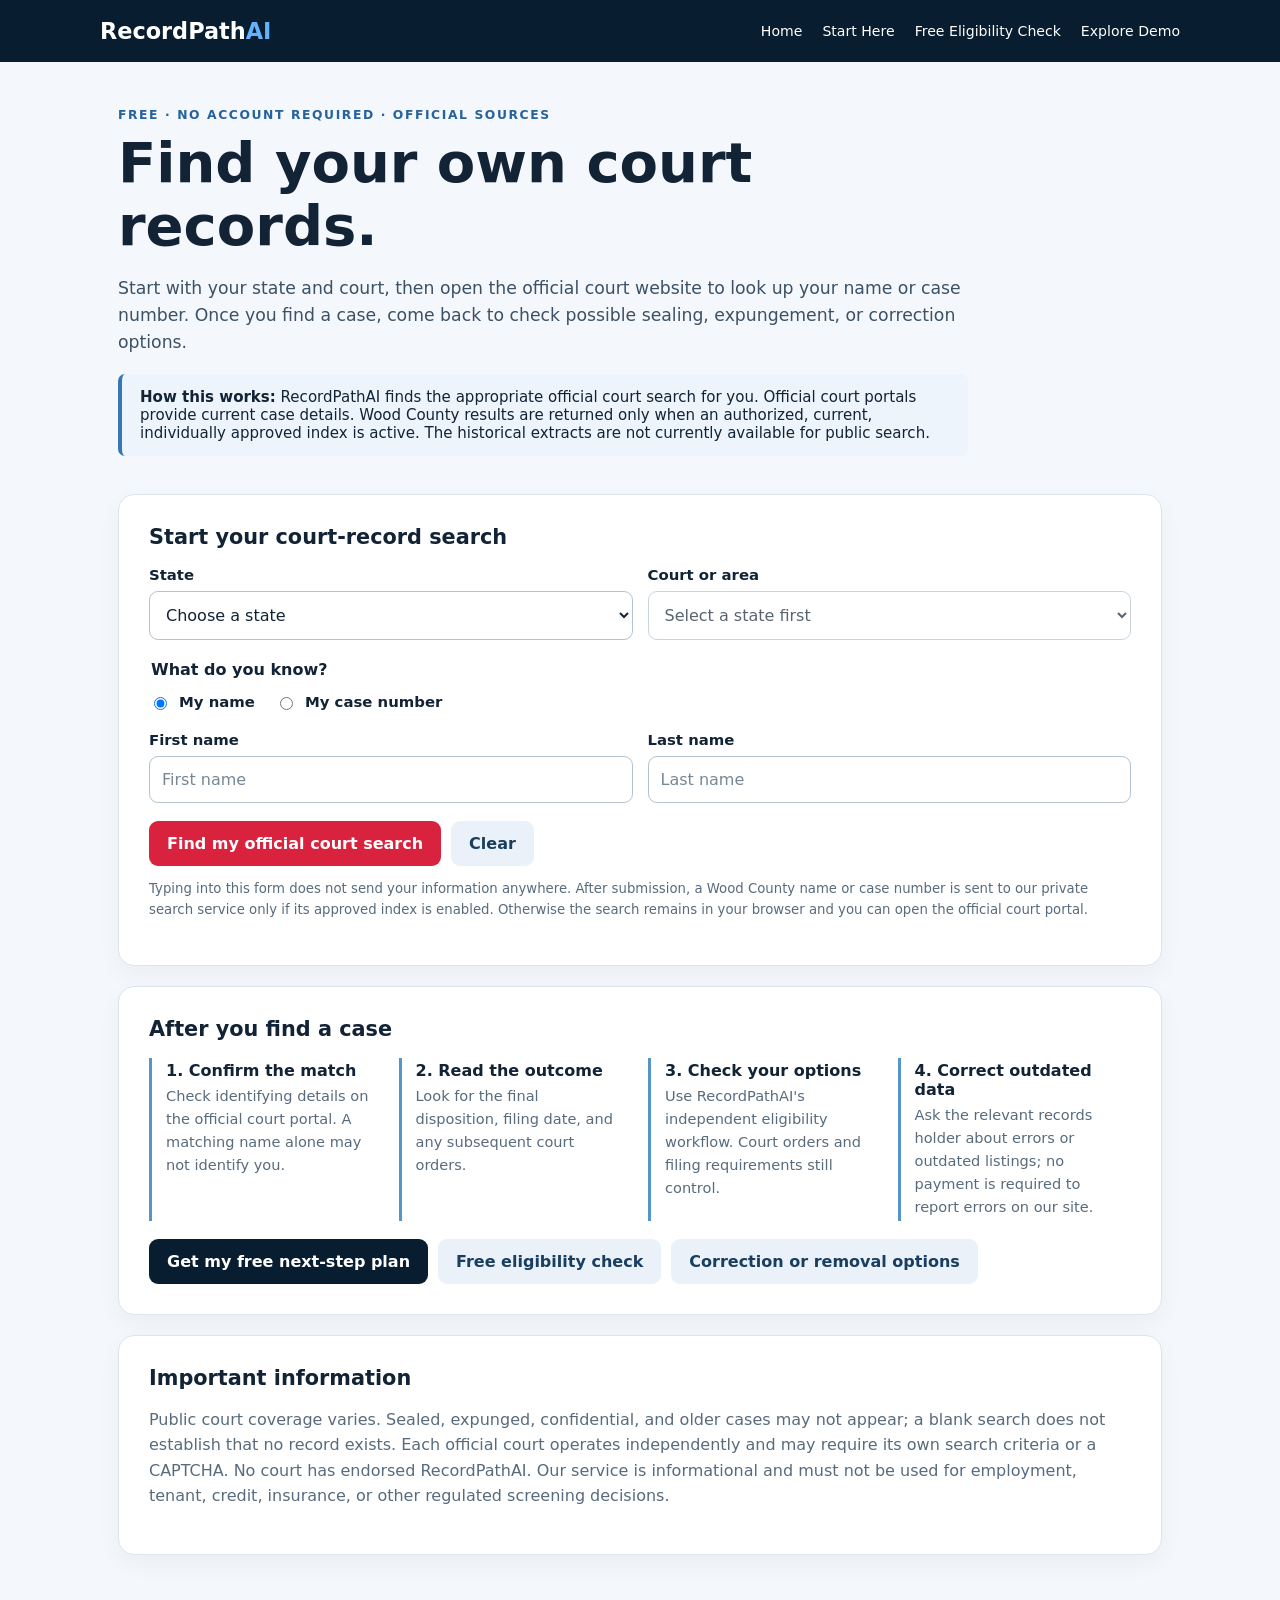
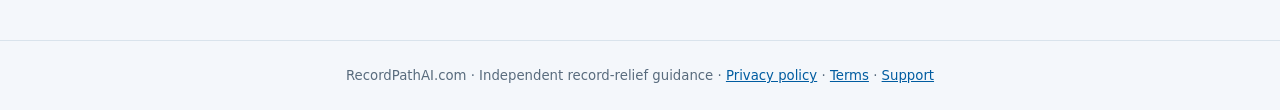
<file: self-search.html>
<!doctype html>
<html lang="en">
<head>
<meta charset="utf-8">
<meta name="viewport" content="width=device-width,initial-scale=1">
<title>Search Your Court Records | RecordPathAI</title>
<meta name="description" content="Find official court case-search portals in Ohio, Nevada, and Florida. Search your own records at the source and explore possible record-relief options.">
<link rel="canonical" href="https://recordpathai.com/self-search.html">
<meta property="og:title" content="Search Your Court Records | RecordPathAI">
<meta property="og:url" content="https://recordpathai.com/self-search.html">
<style>
:root{color-scheme:light;--navy:#081d30;--blue:#1f7ec1;--red:#ed3245;--ink:#122335;--muted:#586b7d;--line:#dce5eb;--bg:#f4f7fb;--white:#fff;font-family:Inter,system-ui,-apple-system,Segoe UI,Arial,sans-serif}
*{box-sizing:border-box}html{scroll-behavior:smooth}body{margin:0;background:var(--bg);color:var(--ink)}
a{color:#005ca0}a:focus-visible,button:focus-visible,input:focus-visible,select:focus-visible{outline:3px solid #6aabdb;outline-offset:2px}
header{background:var(--navy);color:white;padding:18px max(18px,calc((100vw - 1080px)/2));display:flex;align-items:center;justify-content:space-between;gap:20px;flex-wrap:wrap}
header a{color:white;text-decoration:none}.brand{font-size:1.4rem;font-weight:850}.brand span{color:#62b2fc}header nav{display:flex;gap:20px;flex-wrap:wrap;font-size:.88rem}
main{max-width:1080px;padding:30px 18px 65px;margin:auto}
.hero{padding:16px 0 18px;max-width:850px}
.eyebrow{font-size:.77rem;letter-spacing:.13em;font-weight:800;text-transform:uppercase;color:#26629b}
h1{font-size:clamp(2rem,4.8vw,3.5rem);line-height:1.12;margin:10px 0}h2{font-size:1.3rem;margin-top:0}
p{line-height:1.58}.lead{font-size:1.08rem;color:#3c5165}.muted{color:var(--muted)}.small{font-size:.83rem}
.panel{background:var(--white);border:1px solid var(--line);border-radius:16px;padding:clamp(18px,3vw,30px);margin:20px 0;box-shadow:0 9px 25px rgba(28,50,78,.045)}
.notice{background:#edf4fb;border-left:4px solid #3578b5;padding:14px 18px;border-radius:7px;font-size:.94rem}
.grid{display:grid;grid-template-columns:repeat(auto-fit,minmax(min(240px,100%),1fr));gap:15px}
label{display:block;font-size:.93rem;font-weight:750;margin:0 0 7px}
input,select{border:1px solid #b3c3d0;border-radius:9px;padding:13px 12px;width:100%;font:inherit;color:inherit;background:white}
input::placeholder{color:#768795}.radio{display:flex;gap:20px;flex-wrap:wrap;margin:14px 0 20px}
.radio label{font-weight:550;display:flex;align-items:center;gap:9px;margin:0}
.radio input{width:auto}button,.btn{border:0;border-radius:9px;background:#d9233e;color:white;font:inherit;font-weight:750;padding:13px 18px;cursor:pointer;text-decoration:none;display:inline-block;text-align:center}
.btn-alt{background:var(--navy)}.btn-quiet{background:#eaf1f8;color:#193e60}
.actions{display:flex;gap:10px;flex-wrap:wrap;margin-top:18px}
.hidden{display:none!important}
.result{border:1px solid #d8e4ee;background:#fbfdff;border-radius:12px;padding:18px;margin-top:16px}
.result h3{margin:0 0 8px;font-size:1.12rem}.result p{margin:.4rem 0}
.value{font-weight:700;word-break:break-word}
.steps{display:grid;grid-template-columns:repeat(auto-fit,minmax(190px,1fr));gap:16px}
.step{padding:3px 14px;border-left:3px solid #5695c9}
.step strong{display:block;margin-bottom:4px}.step p{margin:0;color:var(--muted);font-size:.91rem}
footer{border-top:1px solid #d9e3ec;text-align:center;padding:27px 18px;color:var(--muted);font-size:.83rem}
@media(max-width:600px){header{padding:16px}main{padding-top:16px}.actions .btn,.actions button{width:100%}}
</style>
</head>
<body>
<header>
<a class="brand" href="index.html">RecordPath<span>AI</span></a>
<nav aria-label="Main navigation">
<a href="index.html">Home</a>
<a href="start.html">Start Here</a>
<a href="eligibility.html">Free Eligibility Check</a>
<a href="pilot-demo.html">Explore Demo</a>
</nav>
</header>
<main>
<section class="hero">
<div class="eyebrow">Free · No account required · Official sources</div>
<h1>Find your own court records.</h1>
<p class="lead">Start with your state and court, then open the official court website to look up your name or case number. Once you find a case, come back to check possible sealing, expungement, or correction options.</p>
<div class="notice"><strong>How this works:</strong> RecordPathAI finds the appropriate official court search for you. Official court portals provide current case details. Wood County results are returned only when an authorized, current, individually approved index is active. The historical extracts are not currently available for public search.</div>
</section>
<section class="panel" aria-labelledby="search-heading">
<h2 id="search-heading">Start your court-record search</h2>
<form id="selfSearch" novalidate>
<div class="grid">
<div><label for="state">State</label><select id="state" required><option value="">Choose a state</option><option value="OH">Ohio</option><option value="NV">Nevada</option><option value="FL">Florida</option></select></div>
<div><label for="court">Court or area</label><select id="court" required disabled><option value="">Select a state first</option></select></div>
</div>
<fieldset style="border:0;padding:0;margin:20px 0 0">
<legend style="font-weight:750">What do you know?</legend>
<div class="radio">
<label><input type="radio" name="mode" value="name" checked> My name</label>
<label><input type="radio" name="mode" value="case"> My case number</label>
</div>
</fieldset>
<div class="grid" id="nameFields">
<div><label for="first">First name</label><input id="first" name="first" type="text" autocomplete="given-name" maxlength="70" placeholder="First name"></div>
<div><label for="last">Last name</label><input id="last" name="last" type="text" autocomplete="family-name" maxlength="70" placeholder="Last name"></div>
</div>
<div id="caseFields" class="hidden">
<label for="caseNumber">Case number</label><input id="caseNumber" name="caseNumber" maxlength="120" placeholder="As shown on your court documents">
</div>
<div class="actions">
<button type="submit">Find my official court search</button>
<button type="reset" class="btn-quiet">Clear</button>
</div>
</form>
<p id="message" role="status" aria-live="polite" class="small muted">Typing into this form does not send your information anywhere. After submission, a Wood County name or case number is sent to our private search service only if its approved index is enabled. Otherwise the search remains in your browser and you can open the official court portal.</p>
<div id="matchedSource" class="hidden" aria-live="polite"></div>
</section>
<section class="panel">
<h2>After you find a case</h2>
<div class="steps">
<div class="step"><strong>1. Confirm the match</strong><p>Check identifying details on the official court portal. A matching name alone may not identify you.</p></div>
<div class="step"><strong>2. Read the outcome</strong><p>Look for the final disposition, filing date, and any subsequent court orders.</p></div>
<div class="step"><strong>3. Check your options</strong><p>Use RecordPathAI's independent eligibility workflow. Court orders and filing requirements still control.</p></div>
<div class="step"><strong>4. Correct outdated data</strong><p>Ask the relevant records holder about errors or outdated listings; no payment is required to report errors on our site.</p></div>
</div>
<div class="actions"><a class="btn btn-alt" href="start.html">Get my free next-step plan</a><a class="btn btn-quiet" href="eligibility.html">Free eligibility check</a><a class="btn btn-quiet" href="mugshot-removal.html">Correction or removal options</a></div>
</section>
<section class="panel">
<h2>Important information</h2>
<p class="muted">Public court coverage varies. Sealed, expunged, confidential, and older cases may not appear; a blank search does not establish that no record exists. Each official court operates independently and may require its own search criteria or a CAPTCHA. No court has endorsed RecordPathAI. Our service is informational and must not be used for employment, tenant, credit, insurance, or other regulated screening decisions.</p>
</section>
</main>
<footer>RecordPathAI.com · Independent record-relief guidance · <a href="privacy.html">Privacy policy</a> · <a href="terms.html">Terms</a> · <a href="mailto:matt@recordpathai.com">Support</a></footer>
<script>
(function(){
"use strict";
const courts={
OH:[
{id:"wood-cp",name:"Wood County Common Pleas",url:"https://clerkofcourt.co.wood.oh.us/169/Dockets-Online",scope:"Wood County felony-level Common Pleas records; use the clerk's CourtView link.",tip:"For a name search, follow the court's instructions. An older or restricted case may be unavailable online."},
{id:"bg-muni",name:"Bowling Green Municipal Court",url:"https://www.bgcourt.org/",scope:"Bowling Green Municipal Court; separate from Wood County Common Pleas.",tip:"Use the municipal court's case search or contact instructions."},
{id:"oh-other",name:"Other Ohio court",url:"https://www.supremecourt.ohio.gov/courts/judicial-system/ohio-trial-courts/",scope:"Find the correct county, municipal, or Common Pleas court in Ohio.",tip:"Select your court from the official Ohio court directory."}
],
NV:[
{id:"clark-district",name:"Clark County District Court",url:"https://www.clarkcountycourts.us/Anonymous/default.aspx",scope:"Eighth Judicial District Court civil and criminal records.",tip:"Choose District Civil/Criminal Records in the official portal."},
{id:"lv-justice",name:"Las Vegas Justice Court",url:"https://lvjcpa.clarkcountynv.gov/Anonymous/default.aspx",scope:"Las Vegas Township Justice Court cases.",tip:"Choose criminal records from the official Odyssey Public Access page."},
{id:"nv-other",name:"Other Nevada court",url:"https://nvcourts.gov/aoc/how_do_i/find_a_court",scope:"Find other district, justice, or municipal courts in Nevada.",tip:"Select the appropriate court and follow its public-record instructions."}
],
FL:[
{id:"orange",name:"Orange County Clerk of Courts",url:"https://myeclerk.myorangeclerk.com/cases/search",scope:"Orange County Circuit and County Court public case search.",tip:"Enter the first and last name separately or use a case number. Anonymous visitors must complete a CAPTCHA."},
{id:"fl-other",name:"Other Florida court",url:"https://www.flcourts.gov/Florida-Courts",scope:"Find the relevant Florida court and local clerk.",tip:"Choose the county clerk that handled your case and use its records search."}
]
};
const $=id=>document.getElementById(id);
const state=$("state"),court=$("court"),form=$("selfSearch"),result=$("matchedSource"),message=$("message");
const nameFields=$("nameFields"),caseFields=$("caseFields");
function mode(){return document.querySelector('input[name="mode"]:checked').value}
function resetResults(){result.textContent="";result.classList.add("hidden")}
function updateMode(){
const asCase=mode()==="case";
nameFields.classList.toggle("hidden",asCase);
caseFields.classList.toggle("hidden",!asCase);
resetResults();
}
function updateCourt(){
court.replaceChildren();
const opts=courts[state.value]||[];
court.disabled=!opts.length;
const prompt=document.createElement("option");prompt.value="";prompt.textContent=opts.length?"Choose the court":"Select a state first";court.append(prompt);
for(const opt of opts){const e=document.createElement("option");e.value=opt.id;e.textContent=opt.name;court.append(e)}
resetResults();
}
state.addEventListener("change",updateCourt);
court.addEventListener("change",resetResults);
document.querySelectorAll('input[name="mode"]').forEach(input=>input.addEventListener("change",updateMode));
form.addEventListener("reset",()=>{setTimeout(()=>{updateCourt();updateMode();message.textContent="Search details cleared."},0)});
function addText(parent,tag,value,cls){
const el=document.createElement(tag);el.textContent=value;if(cls)el.className=cls;parent.append(el);return el;
}
function button(label,cls,onClick){
const b=document.createElement("button");b.type="button";b.className=cls;b.textContent=label;b.addEventListener("click",onClick);return b;
}
const API="https://recordpathai-private-search-backend.onrender.com";
async function woodSearch(card,query,isCase){
 const state=document.createElement("p");state.className="muted";
 state.textContent="Checking whether Wood County has approved searchable records...";
 card.append(state);
 try{
  // Check availability without submitting someone's personal search terms.
  const readiness=await fetch(API+"/ready",{method:"GET",cache:"no-store",signal:AbortSignal.timeout(8000)});
  const info=await readiness.json();
  if(!info.ready||!info.publicSearchEnabled){
   state.textContent="RecordPathAI's Wood County case index is not available yet. The court has not supplied an authorized historical, current-status-verified dataset for public search. This is not a 'no record found' result.";
   return;
  }
  const response=await fetch(API+"/api/record-search",{
   method:"POST",headers:{"Content-Type":"application/json"},
   body:JSON.stringify({state:"OH",county:"wood",mode:isCase?"case":"name",query}),
   cache:"no-store",referrerPolicy:"no-referrer",credentials:"omit",
   signal:AbortSignal.timeout(12000)
  });
  if(!response.ok)throw new Error("Search temporarily unavailable");
  const payload=await response.json();
  const matches=Array.isArray(payload.verifiedMatches)?payload.verifiedMatches:[];
  state.textContent=matches.length
    ?"RecordPathAI found "+matches.length+" verified, approved Wood County case result(s) below. Confirm identity before proceeding."
    :"No verified, approved case was returned by the current RecordPathAI index. That does not mean no court record exists.";
  for(const hit of matches){
   const item=document.createElement("div");item.className="result";
   addText(item,"h3","Case "+String(hit.caseNumber||"Unknown"));
   if(hit.filingDate)addText(item,"p","Filed: "+String(hit.filingDate).slice(0,10));
   if(hit.terminationDescription)addText(item,"p","Last recorded disposition: "+hit.terminationDescription);
   if(hit.terminationDate)addText(item,"p","Disposition date: "+String(hit.terminationDate).slice(0,10));
   for(const defendant of (hit.defendants||[])){
    addText(item,"p","Named party: "+defendant.name,"value");
    for(const ch of (defendant.charges||[]))
     addText(item,"p",String(ch.description||"Charge")+" — "+String(ch.disposition||"Disposition unavailable"));
   }
   addText(item,"p","Please confirm this is your case. This is not a legal eligibility determination.","small muted");
   card.append(item);
  }
 }catch(err){
  state.textContent="The private record index cannot be reached or is unavailable. No court case search result could be verified. You can use the official court source below instead.";
 }
}
form.addEventListener("submit",async event=>{
 event.preventDefault();resetResults();
 const selected=(courts[state.value]||[]).find(c=>c.id===court.value);
 if(!selected){message.textContent="Choose your state and court to continue.";return}
 const isCase=mode()==="case";
 const first=$("first").value.trim(),last=$("last").value.trim(),number=$("caseNumber").value.trim();
 if(isCase?number.length<2:first.length<2||last.length<2){
  message.textContent=isCase?"Enter your case number.":"Enter both your first and last name.";return;
 }
 const query=isCase?number:(first+" "+last);
 const card=document.createElement("div");card.className="result";
 addText(card,"h3",selected.name);
 addText(card,"p",selected.scope);
 const instruction=document.createElement("p");instruction.className="muted";instruction.textContent=selected.tip;card.append(instruction);
 if(selected.id==="wood-cp")await woodSearch(card,query,isCase);
 else addText(card,"p","This court has no authorized RecordPathAI case index yet. The official court search is the available source; this is not a record match.","muted");
 const detail= document.createElement("details");
 const summary=document.createElement("summary");summary.textContent="Show the search terms I entered";
 const p=document.createElement("p");p.textContent=query;
 detail.append(summary,p);card.append(detail);
 const buttons=document.createElement("div");buttons.className="actions";
 const copy=button("Copy my "+(isCase?"case number":"name"),"btn-quiet",async()=>{
  try{
   if(!navigator.clipboard||!window.isSecureContext)throw new Error("Clipboard unavailable");
   await navigator.clipboard.writeText(query);
   message.textContent="Copied. Paste it into the official court search.";
  }catch(err){message.textContent="Automatic copy unavailable. Select the displayed text and copy it manually."}
 });
 const open=document.createElement("a");open.className="btn";open.href=selected.url;open.target="_blank";open.rel="noopener noreferrer";
 open.textContent="Open official court records";buttons.append(copy,open);card.append(buttons);
 result.append(card);result.classList.remove("hidden");
 message.textContent=selected.id==="wood-cp"?"Wood County record index availability checked.":"Official court location identified; RecordPathAI has not searched that court's records.";
 result.scrollIntoView({behavior:"smooth",block:"nearest"});
});
})();
</script>
</body></html>
</file>
<file: css/styles.css>
* {
  box-sizing: border-box;
}

:root {
  --bg: #eef3fb;
  --surface: #ffffff;
  --soft: #f8fbff;
  --text: #203761;
  --muted: #667796;
  --line: #dbe6f6;
  --blue: #17459c;
  --blue-dark: #17459c;
  --blue-2: #5d91e6;
  --blue-soft: #e8f0fd;
  --green: #258344;
  --green-soft: #e8f6ee;
  --amber: #9a6700;
  --amber-soft: #fff5dc;
  --red: #b42318;
  --red-soft: #fef0f0;
  --purple: #5b5fc7;
  --purple-soft: #eef0ff;
  --shadow: 0 24px 70px rgba(35, 61, 112, 0.14);
  --shadow-soft: 0 12px 34px rgba(78, 110, 167, 0.09);
  --container: 1180px;
  --radius: 30px;
  --radius-sm: 18px;
}

html {
  scroll-behavior: smooth;
}

body {
  margin: 0;
  font-family: Arial, Helvetica, sans-serif;
  background:
    radial-gradient(circle at top left, #dce9ff 0%, transparent 38%),
    linear-gradient(180deg, #eef3fb 0%, #f7faff 100%);
  color: var(--text);
}

a {
  color: inherit;
  text-decoration: none;
}

code {
  font-family: Consolas, Monaco, monospace;
  font-size: 0.95em;
}

.container {
  width: min(var(--container), calc(100% - 32px));
  margin: 0 auto;
}

/* HEADER */

.site-header,
header {
  padding: 22px 0 10px;
}

.header-shell,
.nav-shell {
  display: flex;
  justify-content: space-between;
  align-items: center;
  gap: 18px;
  background: rgba(255, 255, 255, 0.82);
  border: 1px solid var(--line);
  border-radius: 24px;
  padding: 14px 18px;
  box-shadow: 0 12px 34px rgba(78, 110, 167, 0.10);
  backdrop-filter: blur(10px);
}

.header-inner {
  display: flex;
  justify-content: space-between;
  align-items: center;
  gap: 18px;
  width: 100%;
}

.brand {
  display: inline-flex;
  align-items: center;
  gap: 12px;
  font-size: 22px;
  font-weight: 900;
  color: #3b6db4;
  letter-spacing: -0.03em;
}

.site-brand,
.nav-brand,
.nav-logo,
.logo-wrap {
  display: flex;
  align-items: center;
  justify-content: flex-start;
  min-width: 240px;
  flex-shrink: 0;
}

.site-logo {
  display: block;
  width: 210px;
  height: auto;
  max-height: 90px;
  object-fit: contain;
}

.navbar,
.site-header,
.header-inner {
  min-height: 120px;
  display: flex;
  align-items: center;
}

.nav-wrap {
  min-height: 120px;
  display: flex;
  align-items: center;
  justify-content: space-between;
  gap: 18px;
}

.nav-links,
.nav-right,
.header-actions {
  display: flex;
  align-items: center;
}

@media (max-width: 992px) {
  .site-brand,
  .nav-brand,
  .nav-logo,
  .logo-wrap {
    min-width: 170px;
  }

  .site-logo {
    width: 150px;
  }
}

.nav,
.main-nav,
.nav-links {
  display: flex;
  align-items: center;
  gap: 12px;
  flex-wrap: wrap;
  font-size: 15px;
  font-weight: 800;
}

.nav a,
.main-nav a,
.nav-links a {
  padding: 10px 12px;
  border-radius: 14px;
  color: var(--text);
  transition: background 0.2s ease, color 0.2s ease, transform 0.15s ease;
}

.nav a:hover,
.main-nav a:hover,
.nav-links a:hover {
  background: var(--blue-soft);
  color: var(--blue);
  transform: translateY(-1px);
}

.nav-cta,
.nav-btn,
.nav-btn-light {
  background: var(--blue-soft);
  color: var(--blue);
  font-weight: 900;
}

.nav-btn-ghost {
  background: #ffffff;
  border: 1px solid var(--line);
}


/* BUTTONS */

.btn,
.hero-cta-btn,
.bottom-cta-btn,
.nav-button,
.packet-btn {
  display: inline-flex;
  align-items: center;
  justify-content: center;
  border: none;
  cursor: pointer;
  text-decoration: none;
  font-weight: 900;
  transition: transform 0.15s ease, box-shadow 0.15s ease, background 0.2s ease, opacity 0.15s ease;
}

.btn:hover,
.hero-cta-btn:hover,
.bottom-cta-btn:hover,
.nav-button:hover,
.packet-btn:hover {
  transform: translateY(-1px);
}

.btn {
  min-height: 54px;
  padding: 15px 22px;
  border-radius: 16px;
  background: var(--blue);
  color: #fff;
  box-shadow: 0 14px 30px rgba(23, 69, 156, 0.20);
  font-size: 16px;
}

.btn-primary,
.nav-button-primary,
.hero-cta-btn,
.bottom-cta-btn {
  background: var(--blue);
  color: #ffffff;
  box-shadow: 0 14px 30px rgba(23, 69, 156, 0.20);
}

.btn-secondary,
.nav-button-secondary,
.btn.secondary {
  background: #ffffff;
  color: var(--blue);
  border: 1px solid var(--line);
  box-shadow: none;
}

.hero-cta-btn,
.bottom-cta-btn {
  min-height: 62px;
  padding: 18px 28px;
  border-radius: 18px;
  font-size: 18px;
}

.nav-button {
  min-height: 58px;
  padding: 16px 24px;
  border-radius: 18px;
  font-size: 17px;
}

.packet-btn {
  min-height: 76px;
  padding: 18px 26px;
  border-radius: 20px;
  font-size: clamp(20px, 2.2vw, 26px);
  text-align: center;
}

.packet-btn:disabled {
  cursor: not-allowed;
  opacity: 0.75;
}

.packet-btn-primary {
  background: var(--blue);
  color: #fff;
  box-shadow: 0 14px 30px rgba(23, 69, 156, 0.20);
}

.packet-btn-secondary {
  background: #e8edf6;
  color: #22314d;
}

.packet-btn-muted {
  background: #eef2f7;
  color: #7f8ba0;
}

/* HERO */

.hero,
.page-hero,
.hero-section {
  padding: 56px 0 38px;
}

.hero-grid {
  display: grid;
  grid-template-columns: 0.95fr 1.05fr;
  align-items: center;
  gap: 34px;
}

.hero-copy,
.hero-card {
  padding: 50px;
  border-radius: 36px;
  background: linear-gradient(180deg, rgba(255,255,255,.96), rgba(248,251,255,.90));
  border: 1px solid var(--line);
  box-shadow: var(--shadow);
}

.eyebrow {
  display: inline-flex;
  margin-bottom: 18px;
  padding: 9px 13px;
  border-radius: 999px;
  background: var(--blue-soft);
  color: var(--blue);
  font-size: 13px;
  font-weight: 900;
  text-transform: uppercase;
  letter-spacing: 0.06em;
}

h1,
.page-title,
.packet-title,
.application-header h1,
.page-header h1,
.page-hero h1,
.hero-copy h1 {
  margin: 0 0 20px;
  font-size: clamp(46px, 6vw, 76px);
  line-height: 0.94;
  letter-spacing: -0.06em;
  color: #1f3768;
  font-weight: 900;
}

.page-subtitle,
.packet-subtitle,
.application-header p,
.page-header p,
.page-hero p,
.hero-subtext,
.hero-copy p {
  margin: 0;
  max-width: 760px;
  color: var(--muted);
  font-size: 20px;
  line-height: 1.62;
}

.hero-actions {
  display: flex;
  gap: 14px;
  flex-wrap: wrap;
  margin-top: 28px;
}

.trust-line,
.hero-note {
  margin-top: 22px;
  color: #60708d;
  font-size: 14px;
  font-weight: 800;
  line-height: 1.5;
}

.hero-visual {
  width: 100%;
  display: flex;
  justify-content: center;
}

/* DASHBOARD HERO VISUAL */

.dashboard-card {
  width: 100%;
  background: linear-gradient(180deg, #fff 0%, #f8fbff 100%);
  border: 1px solid #dbe6f6;
  border-radius: 32px;
  box-shadow: 0 34px 90px rgba(35,61,112,.17);
  padding: 20px;
  position: relative;
  overflow: hidden;
}

.dashboard-card::before {
  content: "";
  position: absolute;
  inset: -80px -80px auto auto;
  width: 220px;
  height: 220px;
  background: rgba(93,145,230,.18);
  border-radius: 50%;
}

.window-bar {
  display: flex;
  gap: 7px;
  margin-bottom: 20px;
  position: relative;
  z-index: 1;
}

.window-bar span {
  width: 10px;
  height: 10px;
  border-radius: 50%;
  background: #c8d5ea;
}

.visual-header {
  display: flex;
  justify-content: space-between;
  align-items: flex-start;
  gap: 18px;
  margin-bottom: 24px;
  position: relative;
  z-index: 1;
}

.eyebrow-mini {
  margin: 0 0 6px;
  color: #6d7fa3;
  font-size: 12px;
  font-weight: 900;
  text-transform: uppercase;
  letter-spacing: 0.08em;
}

.visual-header h3 {
  margin: 0;
  color: #203761;
  font-size: 28px;
  letter-spacing: -0.04em;
}

.status-chip {
  background: var(--green-soft);
  color: var(--green);
  border: 1px solid #ccebd7;
  padding: 8px 12px;
  border-radius: 999px;
  font-size: 13px;
  font-weight: 900;
}

.progress-row {
  display: flex;
  align-items: center;
  gap: 10px;
  background: #eef4ff;
  border: 1px solid #dce7f6;
  border-radius: 22px;
  padding: 16px;
  margin-bottom: 18px;
  position: relative;
  z-index: 1;
}

.progress-step {
  display: grid;
  justify-items: center;
  gap: 7px;
  min-width: 86px;
  padding: 0;
  border-radius: 0;
  background: transparent;
}

.progress-step span {
  width: 32px;
  height: 32px;
  display: grid;
  place-items: center;
  border-radius: 50%;
  background: #fff;
  border: 1px solid #cddbf2;
  color: #60708d;
  font-weight: 900;
}

.progress-step.active span {
  background: var(--blue);
  color: #fff;
  border-color: var(--blue);
}

.progress-step p {
  margin: 0;
  color: #40577e;
  font-size: 12px;
  font-weight: 900;
  text-align: center;
}

.progress-line {
  height: 2px;
  flex: 1;
  background: #c5d4ee;
}

.data-grid {
  display: grid;
  grid-template-columns: 1fr 1fr;
  gap: 12px;
  margin-bottom: 18px;
  position: relative;
  z-index: 1;
}

.data-panel {
  background: #fff;
  border: 1px solid #dce7f6;
  border-radius: 18px;
  padding: 15px;
}

.data-panel.wide {
  grid-column: 1 / -1;
}

.data-panel label {
  display: block;
  margin-bottom: 7px;
  color: #7a8ba8;
  font-size: 12px;
  font-weight: 900;
  text-transform: uppercase;
}

.data-panel strong {
  color: #253858;
  font-size: 15px;
}

.document-preview {
  position: relative;
  background: linear-gradient(135deg, #dfeaff 0%, #f7fbff 100%);
  border: 1px solid #dce7f6;
  border-radius: 26px;
  padding: 28px;
  min-height: 244px;
  overflow: hidden;
}

.doc-page {
  width: 220px;
  min-height: 258px;
  background: #fff;
  border: 1px solid #d7e2f1;
  border-radius: 15px;
  box-shadow: 0 22px 52px rgba(35,61,112,.15);
  padding: 22px;
}

.doc-line {
  height: 8px;
  background: #dce6f6;
  border-radius: 999px;
  margin-bottom: 12px;
}

.doc-line.short {
  width: 45%;
}

.doc-line.medium {
  width: 70%;
}

.doc-row {
  display: grid;
  grid-template-columns: 1fr 1fr 1fr;
  gap: 8px;
  margin: 24px 0;
}

.doc-box {
  height: 30px;
  border: 1px solid #dce6f6;
  border-radius: 8px;
  background: #f8fbff;
}

.signature-line {
  height: 2px;
  background: #aebbd0;
  width: 75%;
  margin-top: 34px;
}

.floating-card {
  position: absolute;
  right: 24px;
  bottom: 34px;
  width: 220px;
  background: #fff;
  border: 1px solid #dce7f6;
  border-radius: 22px;
  box-shadow: 0 22px 62px rgba(35,61,112,.19);
  padding: 18px;
}

.floating-card strong {
  display: block;
  color: var(--blue);
  font-size: 19px;
  margin-bottom: 6px;
}

.floating-card p {
  margin: 0;
  color: #60708d;
  font-size: 14px;
  line-height: 1.4;
}

/* SECTIONS */

section,
.page-section,
.application-section,
.form-section-wrap,
.steps-section,
.benefits-section,
.testimonial-section,
.bottom-cta-section,
.how-section,
.how-workflow {
  padding: 34px 0;
}

.section-card,
.page-card,
.form-card,
.packet-card,
.testimonial-card,
.how-card,
.step-card {
  background: rgba(255,255,255,.9);
  border: 1px solid var(--line);
  border-radius: 30px;
  box-shadow: var(--shadow-soft);
}

.section-card,
.page-card,
.form-card,
.packet-card {
  padding: 36px;
}

.section-title,
.section-title-left,
h2 {
  margin: 0 0 20px;
  font-size: clamp(32px, 4vw, 50px);
  line-height: 1.05;
  letter-spacing: -0.05em;
  color: #213b6f;
  font-weight: 900;
}

.section-copy {
  max-width: 760px;
  color: var(--muted);
  font-size: 16px;
  line-height: 1.65;
  margin: 0 0 20px;
}

.split,
.grid-3,
.grid-2,
.form-grid,
.record-grid,
.summary-grid,
.date-grid,
.benefits-grid,
.steps-grid,
.how-grid {
  display: grid;
  gap: 20px;
}

.split,
.form-grid,
.record-grid,
.summary-grid,
.grid-2 {
  grid-template-columns: 1fr 1fr;
}

.grid-3,
.steps-grid,
.how-grid {
  grid-template-columns: repeat(3, 1fr);
}

.benefits-grid {
  grid-template-columns: repeat(4, 1fr);
}

.mini-card,
.benefit-item,
.step-card,
.how-card {
  background: var(--soft);
  border: 1px solid var(--line);
  border-radius: 24px;
  padding: 24px;
}

h3 {
  margin: 0 0 10px;
  color: #26457a;
  font-size: 22px;
  font-weight: 900;
}

p,
li {
  color: var(--muted);
  line-height: 1.6;
  font-size: 16px;
}

ul {
  margin: 12px 0 0;
  padding-left: 20px;
}

.pricing-subheadline {
  max-width: 860px;
  margin-bottom: 24px;
}

.pricing-grid {
  display: grid;
  grid-template-columns: repeat(3, minmax(0, 1fr));
  gap: 20px;
  align-items: stretch;
}

.pricing-card {
  display: flex;
  flex-direction: column;
  gap: 18px;
}

.featured-pricing-card {
  background: #ffffff;
  border-color: #bcd1f4;
  box-shadow: 0 18px 44px rgba(23, 69, 156, 0.12);
}

.pricing-card-header {
  display: grid;
  gap: 10px;
}

.pricing-card-header h3 {
  margin-bottom: 0;
  text-transform: uppercase;
  letter-spacing: 0.02em;
}

.pricing-card-header h3 span {
  display: block;
  margin-top: 5px;
  color: var(--muted);
  font-size: 14px;
  letter-spacing: 0;
  text-transform: none;
}

.price {
  color: var(--blue);
  font-size: 52px;
  line-height: 1;
  font-weight: 900;
  letter-spacing: -0.05em;
}

.check-list {
  display: grid;
  gap: 10px;
  margin: 0;
  padding: 0;
  list-style: none;
}

.check-list li {
  color: var(--muted);
  line-height: 1.5;
}

.pricing-disclaimer {
  margin: 0;
  color: #4f6486;
  font-weight: 800;
}

.pricing-btn {
  margin-top: auto;
  width: 100%;
}

.cta,
.cta-center {
  text-align: center;
}

.cta-center {
  display: flex;
  justify-content: center;
}

/* FOOTER */

.site-footer,
footer {
  padding: 28px 0 42px;
  color: var(--muted);
  text-align: center;
  font-weight: 800;
}

.footer-shell {
  background: #ffffff;
  border: 1px solid var(--line);
  box-shadow: var(--shadow-soft);
  border-radius: 24px;
  padding: 20px 22px;
  display: flex;
  align-items: center;
  justify-content: space-between;
  gap: 20px;
  flex-wrap: wrap;
}

.footer-brand {
  font-weight: 900;
  color: #3b6db4;
}

.footer-copy {
  color: var(--muted);
  font-size: 14px;
}

.footer-links {
  display: flex;
  align-items: center;
  gap: 10px;
  flex-wrap: wrap;
}

.footer-links a {
  padding: 8px 12px;
  border-radius: 12px;
  font-size: 14px;
  font-weight: 800;
}

.footer-links a:hover {
  background: var(--blue-soft);
  color: var(--blue);
}

/* FORMS */

.form-field,
.field {
  display: block;
}

.form-field-full,
.field-full {
  grid-column: 1 / -1;
}

.form-field label,
.field label {
  display: block;
  margin-bottom: 8px;
  font-weight: 800;
  color: #3f5a87;
  font-size: 15px;
  line-height: 1.2;
}

.form-field input,
.form-field select,
.form-field textarea,
.field input,
.field select,
.field textarea,
.sig-input {
  width: 100%;
  min-height: 56px;
  padding: 14px 16px;
  border: 1px solid #d5e0ef;
  border-radius: 14px;
  background: #ffffff;
  color: #243755;
  font: inherit;
  outline: none;
  transition: border-color 0.2s ease, box-shadow 0.2s ease;
}

.form-field textarea,
.field textarea {
  min-height: 110px;
  resize: vertical;
  line-height: 1.5;
}

.form-field input:focus,
.form-field select:focus,
.form-field textarea:focus,
.field input:focus,
.field select:focus,
.field textarea:focus,
.sig-input:focus {
  border-color: #7eaef3;
  box-shadow: 0 0 0 4px rgba(126,174,243,0.15);
}

.form-actions,
.button-row,
.actions,
.bottom-actions,
.sig-actions {
  display: flex;
  gap: 14px;
  flex-wrap: wrap;
}

.form-note,
.helper,
.field-helper,
.autosave-note,
.note,
.meta-note,
.status-text {
  font-size: 14px;
  color: #60708d;
  line-height: 1.6;
}

/* STATUS / CALLOUTS */

.callout {
  background: #eef4ff;
  border: 1px solid #d8e3f4;
  border-left: 8px solid var(--blue);
  border-radius: 22px;
  padding: 24px;
  color: #23344f;
  font-size: 17px;
  line-height: 1.7;
  margin: 0 0 22px;
}

.callout.warning {
  background: #fff8e8;
  border-left-color: #d97706;
  border-color: #f1ddac;
}

.callout.success {
  background: var(--green-soft);
  border-left-color: var(--green);
  border-color: #cfe8d6;
}

.status-pill {
  display: inline-flex;
  align-items: center;
  justify-content: center;
  min-height: 38px;
  padding: 8px 14px;
  border-radius: 999px;
  font-size: 14px;
  font-weight: 900;
  margin-bottom: 14px;
}

.status-pill.eligible {
  background: var(--green-soft);
  color: var(--green);
}

.status-pill.pending {
  background: var(--amber-soft);
  color: var(--amber);
}

.status-pill.error {
  background: var(--red-soft);
  color: var(--red);
}

.status-pill.review {
  background: var(--purple-soft);
  color: var(--purple);
}

/* SIGNATURE */

.sig-row {
  display: grid;
  grid-template-columns: 1fr auto;
  gap: 12px;
  align-items: center;
  margin-bottom: 14px;
}

.sig-small-btn {
  min-height: 48px;
  padding: 12px 16px;
  border-radius: 12px;
  border: 1px solid #d5e0ef;
  background: #fff;
  color: #3c557d;
  font-weight: 800;
  cursor: pointer;
}

.sig-pad-wrap {
  background: #fbfdff;
  border: 1px solid #dbe3f0;
  border-radius: 18px;
  padding: 14px;
}

.sig-pad-label {
  margin: 0 0 10px;
  font-size: 14px;
  color: #60708d;
  font-weight: 800;
}

#signaturePad {
  width: 100%;
  height: 180px;
  border: 1px solid #cfd9ea;
  border-radius: 12px;
  background: #fff;
  touch-action: none;
  display: block;
}

/* RESPONSIVE */

@media (max-width: 980px) {
  .hero-grid,
  .split,
  .grid-3,
  .pricing-grid,
  .grid-2,
  .steps-grid,
  .benefits-grid,
  .how-grid,
  .summary-grid,
  .record-grid,
  .date-grid,
  .form-grid {
    grid-template-columns: 1fr;
  }

  .hero-copy,
  .hero-card {
    padding: 34px 24px;
  }

  .hero-visual {
    order: -1;
  }

  .floating-card {
    position: relative;
    right: auto;
    bottom: auto;
    margin-top: 16px;
    width: 100%;
  }

  .doc-page {
    width: 100%;
  }

  .sig-row {
    grid-template-columns: 1fr;
  }
}

@media (min-width: 761px) {
  .header-inner {
    display: grid;
    grid-template-columns: auto minmax(0, 1fr) auto;
    align-items: center;
    gap: 18px;
  }

  .nav,
  .main-nav,
  .nav-links {
    flex-wrap: nowrap;
    justify-content: center;
    min-width: 0;
    gap: 8px;
  }

  .nav a,
  .main-nav a,
  .nav-links a {
    white-space: nowrap;
  }

  .language-access {
    flex-wrap: nowrap;
    justify-content: flex-end;
    white-space: nowrap;
  }
}

@media (max-width: 760px) {
  .site-header,
  header {
    padding-top: 14px;
  }

  .header-shell,
  .nav-shell,
  .header-inner,
  .nav-wrap,
  .topbar-inner {
    flex-direction: column;
    align-items: stretch;
    text-align: center;
  }

  .nav,
  .main-nav,
  .nav-links {
    width: 100%;
    flex-direction: column;
  }

  .nav a,
  .main-nav a,
  .nav-links a,
  .btn,
  .nav-button,
  .packet-btn,
  .footer-links,
  .footer-links a {
    width: 100%;
    text-align: center;
  }

  h1,
  .page-title,
  .packet-title,
  .application-header h1,
  .page-header h1,
  .page-hero h1,
  .hero-copy h1 {
    font-size: 42px;
  }

  .page-subtitle,
  .packet-subtitle,
  .application-header p,
  .page-header p,
  .page-hero p,
  .hero-subtext,
  .hero-copy p,
  .callout {
    font-size: 16px;
  }

  .section-card,
  .hero-copy,
  .hero-card,
  .packet-card,
  .page-card,
  .form-card {
    padding: 24px 18px;
  }

  .progress-row {
    flex-direction: column;
    align-items: stretch;
  }

  .progress-line {
    display: none;
  }

  .data-grid {
    grid-template-columns: 1fr;
  }

  .document-preview {
    padding: 18px;
  }

  .form-actions,
  .button-row,
  .actions,
  .bottom-actions,
  .footer-shell {
    flex-direction: column;
    align-items: stretch;
  }
}

.site-footer {
  padding: 24px 0;
}

.footer-shell {
  display: flex;
  align-items: flex-start;
  justify-content: space-between;
  gap: 28px;
  padding: 24px;
  background: #ffffff;
  border: 1px solid #dbe3f0;
  border-radius: 22px;
  box-shadow: 0 10px 30px rgba(50, 78, 128, 0.08);
}

.footer-left {
  max-width: 560px;
}

.footer-brand {
  font-size: 18px;
  font-weight: 800;
  color: #3b6db4;
  margin-bottom: 6px;
}

.footer-copy {
  margin: 0 0 10px;
  color: #667796;
  font-size: 14px;
}

.footer-disclaimer {
  margin: 0;
  color: #6a7894;
  font-size: 13px;
  line-height: 1.55;
}

.footer-links {
  display: flex;
  flex-wrap: wrap;
  justify-content: flex-end;
  gap: 10px;
}

.footer-links a {
  padding: 9px 12px;
  border-radius: 12px;
  color: #233d70;
  font-size: 14px;
  font-weight: 700;
  text-decoration: none;
}

.footer-links a:hover {
  background: #dfe9fb;
  color: #4f88e8;
}

@media (max-width: 760px) {
  .footer-shell {
    flex-direction: column;
  }

  .footer-links {
    width: 100%;
    justify-content: flex-start;
  }
}

/* BRAND (LOGO) */
.brand {
  display: inline-flex;
  align-items: center;
  gap: 12px;
  font-weight: 800;
  font-size: 20px;
  color: #3b6db4;
  letter-spacing: -0.02em;
  text-decoration: none;
}

.language-access {
  display: flex;
  align-items: center;
  gap: 8px;
  flex-wrap: wrap;
}

.language-access label {
  font-size: 13px;
  font-weight: 700;
  color: #233d70;
}

.language-access select {
  border: 1px solid #dbe3f0;
  border-radius: 10px;
  background: #fff;
  color: #233d70;
  padding: 8px 10px;
  font-size: 14px;
}

.translation-disclaimer {
  margin: 8px auto 18px;
  color: #667796;
  font-size: 12px;
  line-height: 1.5;
}

@media (max-width: 768px) {
  .header-inner {
    align-items: flex-start;
  }

  .language-access {
    width: 100%;
  }

  .language-access select {
    width: 100%;
  }
}

/* Homepage CTA card should stay readable on white background */
body.home-page .cta h2,
body.home-page .cta .section-card h2 {
  color: var(--text, #203761) !important;
}

/* Dark blue CTA sections should use white text */
.bottom-cta .cta-card h2,
.bottom-cta .cta-card p,
.bottom-cta h2,
.bottom-cta p {
  color: #ffffff !important;
}

/* CTA button text should stay white */
.bottom-cta .cta-card .btn,
.bottom-cta .btn,
body.home-page .cta .btn {
  color: #ffffff !important;
}

/* RECORDWATCH MODULE */
.recordwatch-page main,
.recordwatch-intake-page main,
.recordwatch-dashboard-page main,
.recordwatch-relief-page main {
  padding-bottom: 52px;
}

.recordwatch-section {
  padding: 26px 0;
}

.section-card,
.recordwatch-card,
.recordwatch-form-section,
.case-card,
.summary-card,
.action-card,
.empty-state {
  background: linear-gradient(180deg, rgba(255,255,255,.96), rgba(248,251,255,.92));
  border: 1px solid var(--line);
  border-radius: var(--radius);
  box-shadow: var(--shadow-soft);
  padding: 28px;
}

.recordwatch-card h3,
.case-card h3,
.summary-card h3,
.action-card h3,
.recordwatch-form-section h2 {
  margin-top: 0;
  color: #203761;
}

.recordwatch-grid,
.recordwatch-grid-2,
.recordwatch-grid-3,
.recordwatch-grid-4,
.form-grid,
.summary-grid {
  display: grid;
  gap: 18px;
}

.recordwatch-grid-2,
.form-grid {
  grid-template-columns: repeat(2, minmax(0, 1fr));
}

.recordwatch-grid-3 {
  grid-template-columns: repeat(3, minmax(0, 1fr));
}

.recordwatch-grid-4,
.summary-grid {
  grid-template-columns: repeat(4, minmax(0, 1fr));
}

.recordwatch-stack {
  display: grid;
  gap: 22px;
}

.recordwatch-actions,
.case-actions {
  display: flex;
  flex-wrap: wrap;
  gap: 12px;
  align-items: center;
  margin-top: 20px;
}

.form-field {
  display: grid;
  gap: 7px;
}

.form-field label,
.checklist label {
  color: #40577e;
  font-weight: 900;
  font-size: 14px;
}

.form-field input,
.form-field select,
.form-field textarea {
  width: 100%;
  min-height: 48px;
  border: 1px solid var(--line);
  border-radius: 14px;
  background: #ffffff;
  color: var(--text);
  padding: 12px 14px;
  font: inherit;
}

.form-field input:focus,
.form-field select:focus,
.form-field textarea:focus {
  outline: 3px solid rgba(93,145,230,.22);
  border-color: var(--blue-2);
}

.charge-card {
  background: #f8fbff;
  border: 1px solid var(--line);
  border-radius: 22px;
  padding: 20px;
}

.charge-header,
.case-header {
  display: flex;
  justify-content: space-between;
  gap: 12px;
  align-items: flex-start;
  margin-bottom: 16px;
}

.badge,
.status-badge {
  display: inline-flex;
  align-items: center;
  gap: 6px;
  border-radius: 999px;
  padding: 8px 12px;
  font-size: 13px;
  font-weight: 900;
  border: 1px solid var(--line);
  background: #ffffff;
  color: var(--text);
}

.status-badge.not-started { background: #eef2f7; color: #4b5f7d; }
.status-badge.in-progress { background: var(--blue-soft); color: var(--blue); }
.status-badge.waiting { background: var(--amber-soft); color: var(--amber); }
.status-badge.eligible { background: var(--green-soft); color: var(--green); }
.status-badge.follow-up-needed { background: var(--red-soft); color: var(--red); }
.status-badge.verified-corrected { background: var(--purple-soft); color: var(--purple); }

.checklist {
  display: grid;
  grid-template-columns: repeat(2, minmax(0, 1fr));
  gap: 10px;
  margin-top: 16px;
}

.checklist label {
  display: flex;
  gap: 10px;
  align-items: center;
  background: #ffffff;
  border: 1px solid var(--line);
  border-radius: 14px;
  padding: 12px;
}

.detail-list {
  display: grid;
  gap: 10px;
  margin: 16px 0 0;
}

.detail-row {
  display: grid;
  grid-template-columns: 190px 1fr;
  gap: 12px;
  padding: 11px 0;
  border-bottom: 1px solid var(--line);
}

.detail-row strong {
  color: #40577e;
}

.notice,
.disclaimer-box,
.success-message {
  border-radius: 20px;
  border: 1px solid var(--line);
  padding: 18px;
  line-height: 1.6;
}

.disclaimer-box {
  background: var(--amber-soft);
  color: #6f4d00;
  border-color: #efd88f;
  font-weight: 800;
}

.success-message {
  display: none;
  background: var(--green-soft);
  color: var(--green);
  border-color: #ccebd7;
  font-weight: 900;
}

.success-message.show {
  display: block;
}

.empty-state {
  text-align: center;
  color: var(--muted);
}

.muted {
  color: var(--muted);
}

.btn.danger {
  background: var(--red);
  color: #ffffff;
}

.btn.small {
  min-height: 42px;
  padding: 10px 14px;
  border-radius: 12px;
  font-size: 14px;
}

@media (max-width: 900px) {
  .hero-grid,
  .recordwatch-grid-2,
  .recordwatch-grid-3,
  .recordwatch-grid-4,
  .summary-grid,
  .form-grid {
    grid-template-columns: 1fr;
  }

  .hero-copy,
  .hero-card {
    padding: 34px 24px;
  }
}

@media (max-width: 640px) {
  .recordwatch-card,
  .recordwatch-form-section,
  .case-card,
  .summary-card,
  .action-card,
  .empty-state,
  .section-card {
    padding: 20px;
    border-radius: 22px;
  }

  .checklist,
  .detail-row {
    grid-template-columns: 1fr;
  }

  .recordwatch-actions,
  .case-actions {
    align-items: stretch;
  }

  .recordwatch-actions .btn,
  .case-actions .btn {
    width: 100%;
  }
}

/* Keep expanded navigation usable after adding RecordWatch. */
@media (max-width: 760px) {
  .nav,
  .main-nav,
  .nav-links {
    display: grid;
    grid-template-columns: repeat(2, minmax(0, 1fr));
    gap: 8px;
  }

  .nav a,
  .main-nav a,
  .nav-links a {
    width: auto;
    min-height: 44px;
    display: inline-flex;
    align-items: center;
    justify-content: center;
    padding: 10px 8px;
  }

  .nav .nav-cta,
  .main-nav .nav-btn,
  .nav-links .nav-cta {
    grid-column: 1 / -1;
  }
}

/* Modern global header layout */
.sr-only {
  position: absolute;
  width: 1px;
  height: 1px;
  padding: 0;
  margin: -1px;
  overflow: hidden;
  clip: rect(0, 0, 0, 0);
  white-space: nowrap;
  border: 0;
}

.site-header .container {
  width: min(1320px, calc(100% - 32px));
}

.header-shell-modern {
  display: flex;
  flex-direction: column;
  align-items: stretch;
  justify-content: space-between;
  gap: 10px;
  padding: 10px 18px 14px;
}

.header-shell-modern .header-utility {
  display: flex;
  align-items: center;
  justify-content: flex-end;
  gap: 12px;
  min-height: 30px;
  font-size: 13px;
}

.header-shell-modern .header-inner {
  display: flex;
  align-items: center;
  justify-content: space-between;
  gap: 24px;
  width: 100%;
}

.header-shell-modern .site-brand {
  flex: 0 0 auto;
  white-space: nowrap;
}

.header-shell-modern .nav {
  display: flex;
  align-items: center;
  justify-content: flex-end;
  gap: 20px;
  flex: 1 1 auto;
  flex-wrap: nowrap;
  min-width: 0;
  margin-left: auto;
}

.header-shell-modern .nav a {
  flex: 0 0 auto;
  white-space: nowrap;
  padding: 10px 0;
}

.header-shell-modern .nav .nav-cta {
  flex: 0 0 auto;
  margin-left: 4px;
  padding: 12px 16px;
  border-radius: 999px;
  background: var(--blue);
  color: #ffffff;
  box-shadow: 0 12px 24px rgba(23, 69, 156, 0.18);
}

.header-shell-modern .nav .nav-cta:hover {
  background: var(--blue-dark);
  color: #ffffff;
}

.language-access-utility {
  flex: 0 0 auto;
  padding: 4px 6px 4px 10px;
  border: 1px solid rgba(219, 230, 246, 0.85);
  border-radius: 999px;
  background: rgba(248, 251, 255, 0.78);
}

.language-icon {
  display: inline-flex;
  align-items: center;
  justify-content: center;
  font-size: 14px;
  line-height: 1;
}

.language-access-utility label,
.language-access-mobile label {
  color: var(--muted);
  font-size: 12px;
  font-weight: 800;
}

.language-access-utility select,
.language-access-mobile select {
  min-height: 32px;
  border-radius: 999px;
  font-size: 13px;
  font-weight: 800;
}

.auth-utility {
  display: flex;
  align-items: center;
  justify-content: flex-end;
  gap: 8px;
  flex: 0 0 auto;
}

.auth-utility-link {
  display: inline-flex;
  align-items: center;
  justify-content: center;
  min-height: 32px;
  padding: 7px 12px;
  border-radius: 999px;
  color: var(--text);
  font-size: 13px;
  font-weight: 900;
  line-height: 1;
  white-space: nowrap;
}

.auth-utility-link:hover {
  background: var(--blue-soft);
  color: var(--blue);
}

.auth-login {
  padding-inline: 6px;
  color: var(--muted);
}

.auth-create-account {
  background: var(--blue);
  color: #ffffff;
  box-shadow: 0 10px 20px rgba(23, 69, 156, 0.14);
}

.auth-create-account:hover {
  background: var(--blue-dark);
  color: #ffffff;
}

.language-access-mobile,
.auth-utility-mobile {
  display: none;
}

.menu-toggle {
  display: none;
  flex: 0 0 auto;
  width: 46px;
  height: 42px;
  align-items: center;
  justify-content: center;
  flex-direction: column;
  gap: 5px;
  border: 1px solid var(--line);
  border-radius: 14px;
  background: #ffffff;
  color: var(--text);
  cursor: pointer;
}

.menu-toggle-line {
  width: 20px;
  height: 2px;
  border-radius: 999px;
  background: currentColor;
}

@media (max-width: 1280px) and (min-width: 981px) {
  .header-shell-modern .header-inner {
    gap: 16px;
  }

  .header-shell-modern .nav {
    gap: 12px;
    font-size: 13px;
  }

  .header-shell-modern .nav .nav-cta {
    padding-inline: 12px;
  }
}

@media (max-width: 980px) {
  .header-shell-modern {
    gap: 0;
    padding: 14px;
  }

  .header-shell-modern .header-utility {
    display: none;
  }

  .header-shell-modern .header-inner {
    position: relative;
    display: flex;
    flex-direction: row;
    align-items: center;
    justify-content: space-between;
    gap: 16px;
    text-align: left;
  }

  .menu-toggle {
    display: inline-flex;
  }

  .header-shell-modern .nav {
    position: absolute;
    top: calc(100% + 14px);
    left: 0;
    right: 0;
    z-index: 20;
    display: none;
    flex-direction: column;
    align-items: stretch;
    justify-content: flex-start;
    gap: 8px;
    width: 100%;
    margin-left: 0;
    padding: 14px;
    border: 1px solid var(--line);
    border-radius: 20px;
    background: rgba(255, 255, 255, 0.98);
    box-shadow: var(--shadow-soft);
    text-align: left;
  }

  .header-shell-modern.nav-open .nav {
    display: flex;
  }

  .header-shell-modern .nav a {
    width: 100%;
    padding: 12px 14px;
    text-align: left;
  }

  .header-shell-modern .nav .nav-cta {
    width: 100%;
    margin-left: 0;
    justify-content: center;
    text-align: center;
  }

  .language-access-mobile {
    display: flex;
    width: 100%;
    margin-top: 4px;
    padding: 12px 14px;
    border-top: 1px solid var(--line);
  }

  .language-access-mobile select {
    width: auto;
    min-width: 150px;
  }

  .auth-utility-mobile {
    display: flex;
    justify-content: stretch;
    gap: 8px;
    width: 100%;
    padding: 4px 0 0;
  }

  .auth-utility-mobile .auth-utility-link {
    flex: 1 1 auto;
    min-height: 42px;
    padding: 12px 14px;
    text-align: center;
  }
}

@media (max-width: 520px) {
  .site-header .container {
    width: min(100% - 20px, 1320px);
  }

}

/* Progressive demo account flow */
.auth-card {
  max-width: 760px;
  margin: 0 auto 32px;
}

.account-cta,
.auth-demo-note {
  margin: 18px 0;
  padding: 16px 18px;
  border: 1px solid #d7e3fb;
  border-radius: 18px;
  background: #eef4ff;
  color: #355486;
  line-height: 1.55;
}

.account-cta strong,
.auth-demo-note strong { color: #233d70; }

.dashboard-grid {
  display: grid;
  grid-template-columns: repeat(4, minmax(0, 1fr));
  gap: 16px;
}

.dashboard-grid .dashboard-card {
  min-height: 170px;
}

.dashboard-grid .dashboard-card.wide {
  grid-column: 1 / -1;
}

.dashboard-card .muted,
.muted {
  color: #667796;
  line-height: 1.55;
}

@media (max-width: 900px) {
  .dashboard-grid { grid-template-columns: repeat(2, minmax(0, 1fr)); }
}

@media (max-width: 640px) {
  .dashboard-grid { grid-template-columns: 1fr; }
}

/* Dashboard RecordWatch summary widget */
.recordwatch-dashboard-card {
  overflow: hidden;
}

.section-heading-row {
  display: flex;
  justify-content: space-between;
  gap: 18px;
  align-items: flex-start;
  margin-bottom: 22px;
}

.section-heading-row h2 {
  margin-bottom: 8px;
}

.section-heading-row .muted {
  margin: 0;
}

.recordwatch-monitor-grid,
.recordwatch-dashboard-grid {
  display: grid;
  grid-template-columns: repeat(auto-fit, minmax(240px, 1fr));
  gap: 18px;
  align-items: stretch;
  width: 100%;
}

.recordwatch-stat-card {
  background: #ffffff;
  border: 1px solid var(--line);
  border-radius: 18px;
  padding: 18px;
  min-height: 120px;
  display: flex;
  flex-direction: column;
  justify-content: flex-start;
  gap: 10px;
  overflow: hidden;
}

.recordwatch-stat-card.wide {
  grid-column: span 2;
}

.recordwatch-stat-label {
  display: block;
  color: #233d70;
  font-weight: 900;
  font-size: 15px;
  line-height: 1.25;
}

.recordwatch-stat-value {
  display: block;
  color: #17345f;
  font-size: clamp(19px, 2vw, 25px);
  line-height: 1.25;
  font-weight: 900;
  white-space: normal;
  word-break: normal;
  overflow-wrap: break-word;
}

.recordwatch-stat-value.small {
  font-size: 15px;
  font-weight: 800;
  color: #5f6f91;
  line-height: 1.35;
}

.recordwatch-stat-note {
  margin: 0;
  color: #667796;
  font-size: 14px;
  line-height: 1.4;
}

.recordwatch-monitor-card {
  overflow: hidden;
}

.recordwatch-widget.recordwatch-monitor-card {
  display: block;
}

.recordwatch-monitor-layout {
  display: grid;
  grid-template-columns: minmax(260px, 0.8fr) minmax(0, 1.2fr);
  gap: 28px;
  align-items: start;
}

@media (max-width: 980px) {
  .recordwatch-monitor-layout {
    grid-template-columns: 1fr;
  }

  .recordwatch-stat-card.wide {
    grid-column: span 1;
  }
}

@media (max-width: 620px) {
  .section-heading-row {
    flex-direction: column;
  }

  .recordwatch-monitor-grid,
  .recordwatch-dashboard-grid {
    grid-template-columns: 1fr;
  }
}

.auth-reset-callout {
  display: grid;
  gap: 8px;
  padding: 16px 18px;
  border: 1px solid #d7e3fb;
  border-radius: 18px;
  background: #f7faff;
  color: #355486;
  line-height: 1.55;
}

.auth-reset-callout strong {
  color: #233d70;
}

.link-button.reset-link,
.auth-reset-callout .link-button {
  justify-self: start;
  padding: 0;
  border: 0;
  background: transparent;
  color: var(--blue);
  cursor: pointer;
  font: inherit;
  font-weight: 900;
  text-decoration: underline;
}

.auth-reset-form[hidden] {
  display: none;
}

.google-signin-button {
  min-height: 40px;
  padding: 0 12px;
  gap: 10px;
  border: 1px solid #dadce0;
  border-radius: 4px;
  background: #ffffff;
  color: #3c4043;
  box-shadow: none;
  font-family: "Roboto", Arial, sans-serif;
  font-size: 14px;
  font-weight: 500;
  letter-spacing: 0.25px;
}

.google-signin-button:hover {
  background: #f7f8f8;
  box-shadow: none;
}

.google-signin-button:focus-visible {
  outline: 2px solid #1a73e8;
  outline-offset: 2px;
}

.google-signin-icon {
  width: 18px;
  height: 18px;
  flex: 0 0 18px;
  background: url("data:image/svg+xml,%3Csvg xmlns='http://www.w3.org/2000/svg' viewBox='0 0 18 18'%3E%3Cpath fill='%234285F4' d='M17.64 9.2c0-.64-.06-1.25-.16-1.84H9v3.48h4.84c-.21 1.12-.84 2.07-1.79 2.71v2.25h2.9c1.7-1.56 2.69-3.87 2.69-6.6z'/%3E%3Cpath fill='%2334A853' d='M9 18c2.43 0 4.47-.81 5.96-2.19l-2.9-2.25c-.81.54-1.84.86-3.06.86-2.35 0-4.33-1.58-5.04-3.71H.96v2.32C2.44 15.96 5.48 18 9 18z'/%3E%3Cpath fill='%23FBBC05' d='M3.96 10.71c-.18-.54-.28-1.12-.28-1.71s.1-1.17.28-1.71V4.97H.96C.35 6.18 0 7.55 0 9s.35 2.82.96 4.03l3-2.32z'/%3E%3Cpath fill='%23EA4335' d='M9 3.58c1.32 0 2.51.45 3.44 1.35l2.58-2.58C13.46.89 11.43 0 9 0 5.48 0 2.44 2.04.96 4.97l3 2.32C4.67 5.16 6.65 3.58 9 3.58z'/%3E%3C/svg%3E") center / contain no-repeat;
}

/* Court Access roadmap page */
.court-access-page .court-hero-card {
  max-width: 980px;
}

.court-process-list {
  display: grid;
  grid-template-columns: repeat(3, minmax(0, 1fr));
  gap: 16px;
  margin-top: 24px;
}

.court-process-list article {
  display: flex;
  gap: 14px;
  align-items: flex-start;
  padding: 20px;
  border: 1px solid var(--line);
  border-radius: 22px;
  background: var(--soft);
}

.court-process-list span {
  flex: 0 0 auto;
  width: 34px;
  height: 34px;
  display: inline-grid;
  place-items: center;
  border-radius: 999px;
  background: var(--blue);
  color: #ffffff;
  font-weight: 900;
}

.court-process-list p,
.court-feature-grid .mini-card {
  margin: 0;
  font-weight: 800;
}

.court-feature-grid,
.court-data-grid {
  display: grid;
  grid-template-columns: repeat(4, minmax(0, 1fr));
  gap: 16px;
  margin-top: 24px;
}

.court-feature-grid .mini-card {
  min-height: 92px;
  display: flex;
  align-items: center;
}

.court-role-grid {
  margin-top: 24px;
}

.court-interest-card .section-copy {
  margin-left: auto;
  margin-right: auto;
}

.court-model-goal {
  margin-top: 24px;
  font-weight: 800;
}

@media (max-width: 980px) {
  .court-process-list,
  .court-feature-grid,
  .court-data-grid,
  .court-role-grid {
    grid-template-columns: repeat(2, minmax(0, 1fr));
  }
}

@media (max-width: 640px) {
  .court-process-list,
  .court-feature-grid,
  .court-data-grid,
  .court-role-grid {
    grid-template-columns: 1fr;
  }
}

.brand-logo {
  width: 38px;
  height: 38px;
  object-fit: contain;
  flex: 0 0 auto;
}

/* Two-tier global header redesign */
.site-header {
  background: linear-gradient(180deg, #eaf3ff 0%, #f5f9ff 100%) !important;
  padding: 16px 0 28px !important;
  min-height: 0 !important;
}

.site-header .container {
  width: min(1320px, calc(100% - 32px));
}

.site-header .header-utility {
  display: flex !important;
  justify-content: flex-end;
  align-items: center;
  gap: 20px;
  min-height: 42px;
  margin-bottom: 10px;
  padding: 0 8px;
  font-size: 13px;
}

.site-header .header-utility .auth-utility,
.site-header .header-utility [data-auth-utility] {
  display: flex;
  align-items: center;
  justify-content: flex-end;
  gap: 18px;
  flex: 0 0 auto;
}

.site-header .header-utility .auth-utility-link {
  min-height: 32px;
  padding: 7px 10px;
  font-size: 13px;
}

.site-header .header-utility .auth-login {
  color: var(--muted);
}

.site-header .header-utility .auth-create-account {
  padding-inline: 14px;
}

.site-header .header-shell,
.site-header .header-shell-modern {
  display: block !important;
  background: #ffffff !important;
  border: 0 !important;
  border-radius: 28px !important;
  box-shadow: 0 20px 45px rgba(34, 52, 95, 0.08) !important;
  padding: 18px 26px !important;
  backdrop-filter: none !important;
}

.site-header .header-shell .header-inner,
.site-header .header-shell-modern .header-inner,
.site-header .header-inner {
  min-height: 88px !important;
  display: flex !important;
  flex-direction: row !important;
  align-items: center !important;
  justify-content: space-between !important;
  gap: 28px !important;
  width: 100%;
  text-align: left !important;
}

.site-header .site-brand,
.site-header .header-shell-modern .site-brand {
  display: flex;
  align-items: center;
  justify-content: flex-start;
  flex-shrink: 0;
  min-width: 250px;
  white-space: nowrap;
}

.site-header .site-logo {
  width: 240px !important;
  height: auto !important;
  max-height: 86px !important;
  object-fit: contain;
  display: block;
}

.site-header .header-shell .nav,
.site-header .header-shell-modern .nav,
.site-header .nav {
  display: flex;
  align-items: center;
  justify-content: flex-end;
  gap: 24px;
  flex: 1 1 auto;
  flex-wrap: nowrap;
  min-width: 0;
  margin-left: auto;
}

.site-header .header-shell .nav a,
.site-header .header-shell-modern .nav a,
.site-header .nav a {
  flex: 0 0 auto;
  white-space: nowrap;
}

.site-header .header-shell .nav a.active,
.site-header .header-shell-modern .nav a.active,
.site-header .nav a.active,
.site-header .header-shell .nav a[aria-current="page"],
.site-header .header-shell-modern .nav a[aria-current="page"],
.site-header .nav a[aria-current="page"] {
  color: var(--blue);
  background: var(--blue-soft);
  border-color: #cfe0ff;
}

.site-header .header-shell .nav .nav-cta,
.site-header .header-shell-modern .nav .nav-cta,
.site-header .nav .nav-cta {
  margin-left: 8px;
  padding: 12px 16px;
  border-radius: 999px;
  background: var(--blue);
  color: #ffffff;
  box-shadow: 0 12px 24px rgba(23, 69, 156, 0.18);
}

.site-header .header-shell .nav .nav-cta:hover,
.site-header .header-shell-modern .nav .nav-cta:hover,
.site-header .nav .nav-cta:hover {
  background: var(--blue-dark);
  color: #ffffff;
}

@media (max-width: 1280px) and (min-width: 993px) {
  .site-header .header-shell .header-inner,
  .site-header .header-shell-modern .header-inner,
  .site-header .header-inner {
    gap: 16px !important;
  }

  .site-header .site-brand,
  .site-header .header-shell-modern .site-brand {
    min-width: 225px;
  }

  .site-header .site-logo {
    width: 220px !important;
  }

  .site-header .header-shell .nav,
  .site-header .header-shell-modern .nav,
  .site-header .nav {
    gap: 12px;
    font-size: 13px;
  }

  .site-header .header-shell .nav .nav-cta,
  .site-header .header-shell-modern .nav .nav-cta,
  .site-header .nav .nav-cta {
    padding-inline: 12px;
  }
}

@media (max-width: 992px) {
  .site-header {
    padding: 14px 0 22px !important;
  }

  .site-header .header-utility {
    justify-content: center;
    flex-wrap: wrap;
    gap: 12px;
    min-height: 38px;
    padding: 0;
    text-align: center;
  }

  .site-header .header-utility .auth-utility,
  .site-header .header-utility [data-auth-utility] {
    justify-content: center;
    flex-wrap: wrap;
    gap: 10px;
  }

  .site-header .header-shell,
  .site-header .header-shell-modern {
    padding: 14px !important;
  }

  .site-header .header-shell .header-inner,
  .site-header .header-shell-modern .header-inner,
  .site-header .header-inner {
    position: relative;
    min-height: 76px !important;
    gap: 16px !important;
  }

  .site-header .site-brand,
  .site-header .header-shell-modern .site-brand {
    min-width: 0;
  }

  .site-header .site-logo {
    width: 170px !important;
    max-height: 70px !important;
  }

  .site-header .menu-toggle {
    display: inline-flex;
  }

  .site-header .header-shell .nav,
  .site-header .header-shell-modern .nav,
  .site-header .nav {
    position: absolute;
    top: calc(100% + 14px);
    left: 0;
    right: 0;
    z-index: 20;
    display: none;
    flex-direction: column;
    align-items: stretch;
    justify-content: flex-start;
    gap: 8px;
    width: 100%;
    margin-left: 0;
    padding: 14px;
    border: 1px solid var(--line);
    border-radius: 20px;
    background: rgba(255, 255, 255, 0.98);
    box-shadow: var(--shadow-soft);
    text-align: left;
  }

  .site-header .header-shell.nav-open .nav,
  .site-header .header-shell-modern.nav-open .nav {
    display: flex;
  }

  .site-header .header-shell .nav a,
  .site-header .header-shell-modern .nav a,
  .site-header .nav a {
    width: 100%;
    padding: 12px 14px;
    text-align: left;
  }

  .site-header .header-shell .nav .nav-cta,
  .site-header .header-shell-modern .nav .nav-cta,
  .site-header .nav .nav-cta {
    width: 100%;
    margin-left: 0;
    justify-content: center;
    text-align: center;
  }
}

@media (max-width: 520px) {
  .site-header .container {
    width: min(100% - 20px, 1320px);
  }

  .site-header .language-access-utility {
    width: 100%;
    justify-content: center;
  }
}

/* Workflow navigation, progress, and Court Access positioning */
.site-header .nav {
  align-items: center;
}

.site-header .nav-group {
  display: inline-flex;
  align-items: center;
  gap: 12px;
  flex: 0 0 auto;
}

.site-header .nav-workflow {
  padding-right: 14px;
  border-right: 1px solid var(--line);
}

.site-header .nav-partner a {
  color: #38547f;
}

.site-header .nav a.is-locked,
.workflow-step.is-locked a {
  color: #7b879a;
  background: #f1f5fb;
  border-color: #d9e2f0;
  cursor: not-allowed;
}

.site-header .nav a.is-locked::after {
  content: " 🔒";
  font-size: 0.9em;
}

.workflow-progress-section {
  padding: 0 0 24px;
}

.workflow-progress-card {
  background: rgba(255, 255, 255, 0.86);
  border: 1px solid var(--line);
  border-radius: 24px;
  box-shadow: var(--shadow-soft);
  padding: 18px;
}

.workflow-progress-header {
  display: flex;
  justify-content: space-between;
  gap: 14px;
  align-items: center;
  margin-bottom: 14px;
  color: var(--text);
}

.workflow-progress-kicker {
  color: var(--muted);
  font-size: 12px;
  font-weight: 900;
  letter-spacing: 0.06em;
  text-transform: uppercase;
}

.workflow-steps {
  display: grid;
  grid-template-columns: repeat(3, minmax(0, 1fr));
  gap: 12px;
  padding: 0;
  margin: 0;
  list-style: none;
}

.workflow-step a {
  display: flex;
  gap: 12px;
  align-items: center;
  min-height: 76px;
  padding: 14px;
  border: 1px solid #dbe6f6;
  border-radius: 18px;
  background: #ffffff;
}

.workflow-step-number {
  display: inline-flex;
  align-items: center;
  justify-content: center;
  width: 36px;
  height: 36px;
  flex: 0 0 36px;
  border-radius: 999px;
  background: var(--blue-soft);
  color: var(--blue);
  font-weight: 900;
}

.workflow-step-text {
  display: grid;
  gap: 3px;
  min-width: 0;
}

.workflow-step-text span {
  font-weight: 900;
  color: var(--text);
}

.workflow-step-text small {
  color: var(--muted);
  font-weight: 800;
}

.workflow-step.is-completed a {
  border-color: #bee5cc;
  background: var(--green-soft);
}

.workflow-step.is-completed .workflow-step-number {
  background: var(--green);
  color: #ffffff;
}

.workflow-step.is-completed .workflow-step-number::before {
  content: "✓";
}

.workflow-step.is-completed .workflow-step-number {
  font-size: 0;
}

.workflow-step.is-completed .workflow-step-number::before {
  font-size: 18px;
}

.workflow-step.is-current a {
  border-color: #9dc0f7;
  background: #f4f8ff;
  box-shadow: inset 0 0 0 2px rgba(23, 69, 156, 0.08);
}

.workflow-step.is-current .workflow-step-number {
  background: var(--blue);
  color: #ffffff;
}

.workflow-step.is-locked .workflow-step-number {
  background: #e9eef6;
  color: #7b879a;
}

.workflow-step.is-locked .workflow-step-number::before {
  content: "🔒";
  font-size: 15px;
}

.workflow-step.is-locked .workflow-step-number {
  font-size: 0;
}

.court-cta-grid {
  align-items: stretch;
  gap: 12px;
}

.court-cta-grid .btn {
  min-width: 220px;
}

.review-stage-list {
  grid-template-columns: repeat(4, minmax(0, 1fr));
}

.court-access-disclaimer {
  margin: 24px 0 0;
  padding: 18px;
  border: 1px solid #d8e3f3;
  border-radius: 18px;
  background: #f8fbff;
  color: #526780;
  line-height: 1.6;
  font-weight: 700;
}

@media (max-width: 992px) {
  .site-header .header-shell .nav,
  .site-header .header-shell-modern .nav,
  .site-header .nav {
    gap: 10px;
  }

  .site-header .nav-group {
    display: grid;
    width: 100%;
    gap: 8px;
  }

  .site-header .nav-workflow {
    padding: 0 0 10px;
    border-right: 0;
    border-bottom: 1px solid var(--line);
  }

  .site-header .nav-partner {
    padding-bottom: 4px;
  }

  .workflow-steps,
  .review-stage-list {
    grid-template-columns: 1fr;
  }

  .workflow-progress-header {
    align-items: flex-start;
    flex-direction: column;
  }

  .court-cta-grid .btn {
    width: 100%;
    min-width: 0;
  }
}

/* RecordWatch reminders and notification system */
.recordwatch-enrollment-card,
.recordwatch-widget {
  display: grid;
  grid-template-columns: minmax(0, 1.1fr) minmax(280px, 0.9fr);
  gap: 28px;
  align-items: stretch;
  background: linear-gradient(135deg, rgba(255,255,255,0.96), rgba(238,244,255,0.92));
  border: 1px solid #dbe7fb;
  border-radius: 30px;
  box-shadow: 0 18px 48px rgba(23, 52, 95, 0.12);
  padding: 30px;
}

.recordwatch-enrollment-card h2,
.recordwatch-widget h2 {
  margin: 8px 0 10px;
  color: #17345f;
}

.recordwatch-countdown-panel {
  display: grid;
  grid-template-columns: repeat(auto-fit, minmax(180px, 1fr));
  gap: 14px;
  margin-top: 22px;
}

.recordwatch-countdown-panel > div {
  background: #ffffff;
  border: 1px solid #dce8fb;
  border-radius: 18px;
  padding: 16px;
}

.recordwatch-countdown-panel strong {
  display: block;
  color: #143d8f;
  font-size: clamp(24px, 4vw, 38px);
  line-height: 1.05;
}

.recordwatch-countdown-panel span {
  display: block;
  color: #667796;
  font-size: 13px;
  font-weight: 700;
  margin-top: 6px;
  text-transform: uppercase;
  letter-spacing: 0.04em;
}

.recordwatch-enrollment-form {
  display: grid;
  gap: 14px;
  background: #ffffff;
  border: 1px solid #dce8fb;
  border-radius: 24px;
  padding: 22px;
}

.recordwatch-enrollment-form label:not(.toggle-row) {
  display: grid;
  gap: 8px;
  color: #233d70;
  font-weight: 800;
}

.recordwatch-enrollment-form input[type="email"],
.recordwatch-enrollment-form input[type="tel"] {
  width: 100%;
  border: 1px solid #d7e3fb;
  border-radius: 14px;
  padding: 12px 14px;
  font: inherit;
}

.toggle-row {
  display: flex;
  align-items: center;
  gap: 10px;
  color: #233d70;
  font-weight: 800;
}

@media (max-width: 760px) {
  .recordwatch-enrollment-card,
  .recordwatch-widget {
    grid-template-columns: 1fr;
    padding: 22px;
  }
}

.recordwatch-plan-grid {
  display: grid;
  grid-template-columns: repeat(auto-fit, minmax(220px, 1fr));
  gap: 14px;
  margin: 20px 0;
}

.recordwatch-plan-card {
  background: #fff;
  border: 1px solid #dce8fb;
  border-radius: 18px;
  padding: 18px;
}

.recordwatch-plan-card.premium {
  border-color: #8eb8ff;
  box-shadow: inset 0 0 0 1px rgba(20, 61, 143, 0.08);
}

.recordwatch-plan-card h3 {
  margin: 0 0 10px;
  color: #143d8f;
}

.recordwatch-plan-card ul {
  margin: 0;
  padding-left: 20px;
  color: #667796;
  line-height: 1.7;
}

.notification-preferences-card {
  margin-top: 20px;
}

.notification-preferences-card .toggle-row {
  justify-content: flex-start;
  background: #fff;
  border: 1px solid #dce8fb;
  border-radius: 14px;
  padding: 12px 14px;
}


/* Saved case cards */
.saved-case-grid {
  display: grid;
  grid-template-columns: repeat(auto-fit, minmax(280px, 1fr));
  gap: 18px;
  align-items: stretch;
}

.saved-case-card {
  background: linear-gradient(180deg, rgba(255,255,255,.98), rgba(248,251,255,.94));
  border: 1px solid var(--line);
  border-radius: var(--radius);
  box-shadow: var(--shadow-soft);
  padding: 24px;
  min-width: 0;
}

.saved-case-header,
.saved-case-status-row,
.saved-case-actions {
  display: flex;
  gap: 12px;
  flex-wrap: wrap;
  align-items: flex-start;
  justify-content: space-between;
}

.saved-case-header { margin-bottom: 14px; }
.saved-case-status-row { justify-content: flex-start; margin-bottom: 16px; }
.saved-case-title { margin: 0; color: #203761; overflow-wrap: anywhere; }
.saved-case-detail-grid { display: grid; gap: 12px; margin: 16px 0 20px; }
.saved-case-meta {
  display: grid;
  gap: 4px;
  padding-bottom: 10px;
  border-bottom: 1px solid rgba(132, 151, 183, .22);
}
.saved-case-meta strong { color: #203761; font-size: 13px; text-transform: uppercase; letter-spacing: .04em; }
.saved-case-meta span { color: var(--text); overflow-wrap: anywhere; }
.saved-case-actions { justify-content: flex-start; }
.saved-case-actions .btn { white-space: normal; }

.case-status-badge {
  display: inline-flex;
  align-items: center;
  border-radius: 999px;
  padding: 7px 11px;
  border: 1px solid var(--line);
  font-size: 12px;
  font-weight: 900;
  color: #4b5f7d;
  background: #eef2f7;
}
.case-status-badge.eligible { background: var(--green-soft); color: var(--green); }
.case-status-badge.needs-review { background: var(--amber-soft); color: var(--amber); }
.case-status-badge.not-screened { background: #eef2f7; color: #4b5f7d; }
.case-status-badge.generated { background: var(--blue-soft); color: var(--blue); }
.case-status-badge.archived { background: #f1edf8; color: var(--purple); }

.case-page-error { margin-bottom: 18px; }

@media (max-width: 640px) {
  .saved-case-grid { grid-template-columns: 1fr; }
  .saved-case-card { padding: 20px; }
  .saved-case-actions .btn { width: 100%; justify-content: center; }
}


/* Conversion-first shared design — matches eligibility frontend */
.site-header .site-brand-text { display:inline-flex;align-items:center;min-width:0;font-size:clamp(23px,2.6vw,30px);font-weight:900;letter-spacing:-.045em;color:#233d70;text-decoration:none;white-space:nowrap; }
.site-header .site-brand-text span { color:#4f88e8; }
.site-header .nav a.active { color:#1a4d95;background:#eaf1ff; }
.site-header .nav .nav-cta { background:#4f88e8;color:#fff;box-shadow:0 8px 22px rgba(50,94,168,.17);white-space:nowrap; }
.site-header .nav .nav-cta:hover { background:#386fc9;color:#fff; }
.conversion-home,.conversion-resources,.entrepreneurship-page { background:#eef2f8;color:#233d70; }
.conversion-home .page-hero,.conversion-resources .page-hero,.entrepreneurship-page .page-hero { padding-top:22px; }
.conversion-home .hero-card,.conversion-resources .hero-card,.entrepreneurship-page .hero-card { background:linear-gradient(145deg,rgba(255,255,255,.98),rgba(247,250,255,.95));border:1px solid #dbe3f0;border-radius:32px;padding:clamp(26px,4vw,52px);box-shadow:0 10px 30px rgba(50,78,128,.08); }
.conversion-home .page-title,.conversion-resources .page-title,.entrepreneurship-page .page-title { line-height:1.07;letter-spacing:-.04em;max-width:900px; }
.conversion-home .eyebrow,.conversion-resources .eyebrow,.entrepreneurship-page .eyebrow { display:inline-flex;margin-bottom:18px; }
.conversion-accent { color:#4f88e8; }
.conversion-hero-grid { display:grid;grid-template-columns:minmax(0,1.2fr) minmax(300px,.8fr);gap:clamp(25px,4vw,60px);align-items:center; }
.conversion-actions { display:flex;flex-wrap:wrap;gap:16px;align-items:center;margin-top:30px; }
.conversion-primary { background:#4f88e8!important;color:#fff!important;text-align:center;border-radius:16px; }
.conversion-primary:hover { background:#386fc9!important; }
.conversion-text-link { color:#335d9b;font-weight:800;text-decoration:underline;text-underline-offset:3px; }
.conversion-privacy { color:#667796;font-size:13px;line-height:1.55;margin-top:18px; }
.conversion-steps { background:#f0f5ff;border:1px solid #d9e6fc;border-radius:26px;padding:clamp(20px,3vw,30px); }
.conversion-steps h2 { font-size:22px;margin:0 0 18px; }
.conversion-steps ol { padding:0;list-style:none;margin:0;display:grid;gap:20px; }
.conversion-steps li { display:flex;gap:14px;align-items:flex-start; }
.conversion-steps li>b { width:36px;height:36px;flex:none;display:grid;place-items:center;background:#4f88e8;color:#fff;border-radius:12px; }
.conversion-steps li strong,.conversion-steps li span { display:block; }
.conversion-steps li span { color:#667796;margin-top:3px;font-size:14px;line-height:1.4; }
.conversion-price { margin-top:25px;background:#fff;border:1px solid #dbe3f0;border-radius:18px;padding:18px; }
.conversion-price>span { font-size:13px;font-weight:800;color:#667796;display:block; }
.conversion-price>strong { font-size:27px;color:#2b6fbf;display:block; }
.conversion-price small { font-size:13px;line-height:1.55;color:#526987;display:block; }
.conversion-explainer h2,.conversion-support h2,.conversion-final h2 { font-size:clamp(25px,3vw,37px);margin:0 0 12px; }
.conversion-explainer p,.conversion-support p,.conversion-final p { color:#667796;line-height:1.65; }
.conversion-explainer .btn { margin-top:18px; }
.conversion-benefits { display:flex;flex-wrap:wrap;gap:10px;margin:22px 0; }
.conversion-benefits span { background:#ecf4ff;border:1px solid #d9e6fc;padding:10px 13px;border-radius:30px;color:#3467a7;font-size:13px;font-weight:800; }
.conversion-support-grid,.conversion-resource-grid { display:grid;grid-template-columns:repeat(2,minmax(0,1fr));gap:17px; }
.conversion-support-grid article { background:#fff;border:1px solid #dbe3f0;border-radius:20px;padding:23px; }
.conversion-support-grid article h3 { margin:0 0 8px;font-size:19px; }
.conversion-support-grid article a,.conversion-resource-grid article a,.business-card a { color:#2464b0;font-weight:800;text-underline-offset:3px; }
.conversion-all { text-align:right; }
.conversion-final { display:flex;align-items:center;justify-content:space-between;gap:25px; }
.conversion-final>div { max-width:650px; }
.conversion-resource-grid .page-card { margin:0; }
.conversion-resource-grid h2 { font-size:23px;margin:0 0 10px; }
.conversion-resource-grid p { color:#667796;line-height:1.6; }
.entrepreneurship-page .business-intro { max-width:900px; }
.business-resource-grid { display:grid;grid-template-columns:repeat(3,minmax(0,1fr));gap:17px; }
.business-card { background:#fff;border:1px solid #dbe3f0;border-radius:20px;padding:23px; }
.business-card h3 { font-size:20px;line-height:1.3;margin:11px 0 7px; }
.business-card .business-org { color:#3b6db4;font-size:13px;font-weight:800;margin:0 0 8px; }
.business-card p { color:#667796;line-height:1.55; }
.business-category { font-size:12px;font-weight:800;text-transform:uppercase;color:#456da4;background:#eaf2ff;border-radius:12px;padding:7px 10px; }
.business-filter-group { display:flex;flex-wrap:wrap;gap:9px;margin:0 0 23px; }
.business-filter-group button { cursor:pointer;border-radius:30px;padding:10px 15px;border:1px solid #d0ddf0;background:#fff;color:#2b568f;font-weight:750; }
.business-filter-group button.active,.business-filter-group button[aria-pressed="true"] { background:#4f88e8;color:#fff;border-color:#4f88e8; }
.business-note { font-size:14px;color:#667796;line-height:1.6;margin-top:24px; }
.conversion-skip { position:absolute;top:-100px;left:12px;z-index:999;background:white;padding:10px; } .conversion-skip:focus { top:12px; }
@media(max-width:900px) { .conversion-hero-grid,.business-resource-grid {grid-template-columns:1fr 1fr;} .conversion-hero-grid>div:first-child{grid-column:1/-1;} }
@media(max-width:740px) { .conversion-hero-grid,.conversion-support-grid,.conversion-resource-grid,.business-resource-grid {grid-template-columns:1fr;} .conversion-final{align-items:flex-start;flex-direction:column;} .conversion-home .btn,.conversion-resources .conversion-actions .btn,.entrepreneurship-page .conversion-actions .btn {width:100%;} }
</file>
<file: assets/styles.css>
:root{--navy:#061b2e;--red:#f32432;--blue:#2da9ff;--ink:#091829;--muted:#64758a}*{box-sizing:border-box}html{scroll-behavior:smooth}body{margin:0;font-family:Inter,Arial,Helvetica,sans-serif;color:var(--ink)}a{text-decoration:none;color:inherit}button,input,select,textarea{font:inherit}button{cursor:pointer}.nav{min-height:80px;background:#071a2b;color:#fff;display:flex;align-items:center;justify-content:space-between;padding:12px 5%;gap:24px}.brand{display:flex;align-items:center;gap:12px;font-size:27px;font-weight:850;letter-spacing:-1px}.brand small{display:block;font-size:10px;letter-spacing:1.4px}.shield{font-size:43px;color:var(--blue)}.blue{color:var(--blue)}.red{color:var(--red)}nav{display:flex;align-items:center;gap:25px;font-size:13px;font-weight:700}nav a:hover{color:var(--blue)}.btn{display:inline-flex;align-items:center;justify-content:center;border:0;border-radius:9px;padding:16px 22px;font-weight:800}.btn-red{background:var(--red);color:white}.btn-red:hover{background:#d61926}.btn-outline{border:2px solid #153f60;background:white;color:#153f60}.menu{display:none;background:none;color:white;border:0;font-size:28px}.hero{background:radial-gradient(circle at 75% 30%,#143b58,transparent 38%),linear-gradient(110deg,#051522,#0b2b42);color:white}.hero-inner{max-width:1350px;margin:auto;padding:72px 5% 80px;display:grid;grid-template-columns:1.35fr .8fr;gap:65px;align-items:center}.eyebrow{font-size:12px;font-weight:800;letter-spacing:3px;color:#83bfff}.hero h1{font-size:clamp(37px,4.4vw,66px);line-height:1.07;letter-spacing:-2px;margin:18px 0}.hero-copy>p{font-size:19px;line-height:1.6;color:#d6e4ee}.search-panel{margin-top:32px}.tabs{display:flex}.tab{background:#0b304d;color:white;border:1px solid #34536b;padding:14px 20px;border-radius:9px 9px 0 0;font-weight:700}.tab.active{background:white;color:#09223a}.search-fields{display:flex;gap:8px;padding:12px;background:white;border-radius:0 10px 10px 10px}.search-fields input{flex:1;min-width:0;border:1px solid #dce3e9;padding:15px;border-radius:7px}.search-fields select{width:135px;border:1px solid #dce3e9;background:white;border-radius:7px;padding:10px}.privacy{font-size:12px!important;color:#c4d4df!important}.hero-side{display:grid;gap:20px}.sample-record{background:white;color:#16283a;border-radius:13px;overflow:hidden;box-shadow:0 18px 60px #0005}.avatar{height:235px;background:linear-gradient(145deg,#dce8f1,#a9bfcd);display:grid;place-items:center;font-size:110px;filter:grayscale(1)}.sample-info{display:flex;flex-direction:column;padding:17px;gap:5px;font-size:13px}.sample-info strong{font-size:18px}.demo-tag{font-size:10px;color:#a32731;font-weight:900;letter-spacing:.6px}.action-card{background:#0b2b44;border:1px solid #446077;border-radius:13px;padding:18px}.action-card h3{margin:0 0 10px}.action-card a{display:flex;gap:15px;align-items:center;justify-content:space-between;padding:13px;border:1px solid #46617b;border-radius:8px;margin-top:8px}.action-card a span{flex:1;font-weight:800}.action-card small{display:block;color:#c5d5e2;font-weight:400;font-size:12px;margin-top:4px}.stat-strip{display:grid;grid-template-columns:repeat(4,1fr);background:#0b2a43;color:white;padding:27px 5%;gap:20px}.stat-strip div{border-right:1px solid #42617b;padding-left:18px}.stat-strip b{display:block;font-size:18px}.stat-strip span{display:block;color:#c4d6e4;font-size:13px;margin-top:6px}.section{padding:82px 5%}.section-heading{text-align:center;max-width:780px;margin:0 auto 42px}.section-heading h2,.options h2{font-size:clamp(29px,3vw,43px);letter-spacing:-1.2px;margin:12px 0}.section-heading p,.options p{color:var(--muted);font-size:17px;line-height:1.6}.eyebrow.dark{color:#1e608e}.problem{background:#f7f9fc}.feature-grid{max-width:1250px;margin:auto;display:grid;grid-template-columns:repeat(4,1fr);gap:20px}.feature{border:1px solid #e0e6ed;border-radius:13px;padding:28px;background:white;min-height:235px}.feature-icon{display:inline-grid;place-items:center;background:#ffe9eb;color:var(--red);border-radius:50%;width:48px;height:48px;font-size:29px}.feature h3{margin:20px 0 8px}.feature p{color:var(--muted);line-height:1.5;margin:0}.solution{background:linear-gradient(120deg,#061727,#0b304b);color:white}.solution .section-heading p{color:#c5d6e4}.steps{display:grid;grid-template-columns:repeat(4,1fr);max-width:1250px;margin:0 auto 35px;gap:25px}.steps article{border-top:1px solid #476079;padding-top:20px}.step-number{display:inline-grid;place-items:center;background:var(--blue);color:#041b2c;border-radius:50%;width:42px;height:42px;font-weight:900}.steps p{color:#c5d6e4;line-height:1.5}.center-cta{display:flex;width:max-content;margin:auto}.options{max-width:1200px;margin:auto;display:grid;grid-template-columns:1.3fr .7fr;gap:70px;align-items:center}.option-actions{display:grid;gap:15px}.entrepreneurship-teaser{background:#eaf3fa;text-align:center}.entrepreneurship-teaser p{max-width:740px;margin:16px auto 26px}.faq{background:#f6f8fb}.faq details{max-width:850px;margin:12px auto;background:white;border:1px solid #dde5ed;border-radius:10px;padding:18px 22px}.faq summary{font-weight:750;cursor:pointer}.faq details p{color:var(--muted);line-height:1.6}footer{background:#061727;color:white;padding:35px 5%}.footer-top{display:flex;justify-content:space-between;gap:20px}.footer-top strong{font-size:24px}.footer-top a{margin-left:20px}.legal{color:#a5b8c9;font-size:12px;line-height:1.6;max-width:1000px}dialog{border:0;border-radius:16px;width:min(650px,92vw);max-height:85vh;overflow:auto;padding:28px;box-shadow:0 25px 90px #0007}dialog::backdrop{background:#03121dcc}.dialog-top{display:flex;justify-content:space-between;align-items:center}.close{border:0;background:#edf2f6;border-radius:7px;padding:10px}.result{padding:18px;border:1px solid #dce5ed;border-radius:10px;margin:12px 0}.result p{color:var(--muted)}.result a{color:#17689f;text-decoration:underline}.status-note{background:#eff6fb;padding:15px;border-radius:8px;line-height:1.6}.action-form{display:grid;gap:13px}.action-form input,.action-form textarea{width:100%;padding:12px;border:1px solid #ccd7df;border-radius:8px}.action-form textarea{min-height:100px}.action-form label{font-weight:700;font-size:13px}.action-form .btn{width:100%}.resources-hero{padding:80px 5%;background:linear-gradient(110deg,#051522,#0b2b42);color:white}.resources-hero h1{font-size:clamp(37px,4.4vw,66px)}.resources-hero p{font-size:19px;line-height:1.6}.resources-section{background:#f5f8fc}.resource-filters{display:flex;flex-wrap:wrap;gap:10px;justify-content:center;margin:28px 0 32px}.resource-filter{border:1px solid #cbd5e1;background:#fff;border-radius:30px;padding:10px 17px;color:#17304a}.resource-filter.active{background:#0b3655;color:white}.resource-grid{display:grid;grid-template-columns:repeat(3,1fr);gap:20px}.resource-card{background:white;border:1px solid #dce5ef;border-radius:15px;padding:25px;display:flex;flex-direction:column;gap:10px}.resource-card[hidden]{display:none}.resource-card h3{margin:0}.resource-card p{line-height:1.55;color:#425466}.resource-card a{color:#096aaf;font-weight:700;margin-top:auto}.resource-type{font-size:.72rem;font-weight:800;color:#c82b35}.resources-note{color:#53657a;text-align:center}@media(max-width:900px){.hero-inner{grid-template-columns:1fr;gap:30px}.hero-side{grid-template-columns:1fr 1fr}.feature-grid,.steps,.resource-grid{grid-template-columns:repeat(2,1fr)}.stat-strip{grid-template-columns:repeat(2,1fr)}.options{grid-template-columns:1fr;gap:20px}nav{gap:12px}}@media(max-width:650px){.nav{min-height:70px}.brand{font-size:22px}.brand small{font-size:8px}.menu{display:block}nav{display:none;position:absolute;top:70px;left:0;right:0;background:#071a2b;z-index:20;padding:20px;flex-direction:column;align-items:stretch}nav.open{display:flex}.hero-inner{padding:48px 5%}.hero-side,.feature-grid,.steps,.stat-strip,.resource-grid{grid-template-columns:1fr}.search-fields{flex-direction:column}.search-fields select{width:100%}.stat-strip div{border-right:0;border-bottom:1px solid #42617b;padding:12px}.section{padding:55px 5%}.footer-top{flex-direction:column}.footer-top a{margin:0 14px 0 0}}
/* Match the logo used by the original RecordPathAI pages. */
.nav .original-site-logo{display:block;width:auto;height:56px;max-width:min(275px,65vw);object-fit:contain}
@media(max-width:650px){.nav .original-site-logo{height:44px;max-width:65vw}}

/* Public beta availability guidance — responsive and accessible. */
.availability{background:#fff}
.availability-grid{max-width:1250px;margin:0 auto;display:grid;grid-template-columns:repeat(3,minmax(0,1fr));gap:20px}
.availability-card{display:flex;flex-direction:column;gap:12px;background:#f8fbfe;border:1px solid #d5e4ef;border-radius:16px;padding:27px;box-shadow:0 6px 22px rgba(8,38,66,.035)}
.availability-tag{width:max-content;font-size:11px;letter-spacing:1.2px;font-weight:850;color:#0c5f80;background:#e5f5fa;border-radius:30px;padding:7px 11px}
.availability-card h3{font-size:22px;margin:4px 0 0;color:#09283f}
.availability-card p{font-size:15px;line-height:1.7;color:#40566b;margin:0 0 8px;flex:1}
.availability-card a{font-weight:800;color:#065e9d;text-decoration:underline;text-underline-offset:3px}
.availability-note{max-width:1250px;margin:22px auto 0;padding:19px 22px;background:#eef5fb;border:1px solid #c8dfef;border-radius:12px;color:#253f53;line-height:1.65}
.availability-note a{color:#065e9d;text-decoration:underline;font-weight:700}
.tab:focus-visible,.menu:focus-visible,.close:focus-visible,.availability a:focus-visible,.nav a:focus-visible{outline:3px solid #ffcf5c;outline-offset:3px}
@media(max-width:900px){.availability-grid{grid-template-columns:1fr 1fr}}
@media(max-width:650px){.availability-grid{grid-template-columns:1fr}.availability-card{padding:22px}.availability-note{padding:16px}}

/* Privacy-first homepage and start-path entry */
.skip-link{position:absolute;left:12px;top:-70px;padding:12px 17px;background:#fff;color:#092b49;border-radius:8px;z-index:99;font-weight:800}
.skip-link:focus{top:8px}
.sr-only{position:absolute;width:1px;height:1px;padding:0;margin:-1px;overflow:hidden;clip:rect(0,0,0,0);white-space:nowrap;border:0}
.hero-actions{display:flex;align-items:center;flex-wrap:wrap;gap:16px;margin-top:27px}
.hero-actions .btn{box-shadow:0 8px 26px rgba(243,36,50,.22)}
.hero-secondary{color:#ebf6ff;font-size:14px;font-weight:800;text-decoration:underline;text-underline-offset:4px}
.simplified-search{border:1px solid #416480;background:rgba(4,22,38,.65);padding:23px;border-radius:17px;margin-top:26px}
.simplified-search h2{font-size:20px;letter-spacing:-.3px;margin:0 0 6px;color:#fff}
.simplified-search>p:not(.privacy){color:#c5dbe9;font-size:14px;margin:0 0 16px;line-height:1.6}
.simplified-search .search-fields{border-radius:10px;padding:8px;gap:10px}
.simplified-search .search-fields select{flex:1;width:auto;min-width:0;padding:14px;font-size:15px}
.simplified-search .search-fields .btn{white-space:normal}
.simplified-search .privacy{margin:13px 0 0;line-height:1.6}
.simplified-search .privacy a{text-decoration:underline;text-underline-offset:3px;color:#fff;font-weight:750}
.path-feature{background:#f0f6fb;display:grid;grid-template-columns:minmax(0,1.5fr) minmax(240px,.8fr);gap:45px;align-items:center;border-bottom:1px solid #d8e5ee}
.path-copy{max-width:690px}.path-copy h2{font-size:clamp(30px,3.3vw,44px);line-height:1.13;margin:12px 0;color:#0a2a43;letter-spacing:-1.2px}
.path-copy p{line-height:1.75;font-size:17px;color:#435a6d;margin:0 0 25px}
.path-steps{background:#0b2943;padding:23px 28px;border-radius:20px;color:white;box-shadow:0 15px 40px rgba(5,30,51,.12)}
.path-steps>div{display:flex;gap:18px;align-items:center;padding:18px 0;border-bottom:1px solid #34556b;font-size:15px;font-weight:700}
.path-steps>div:last-child{border-bottom:none}.path-steps b{color:#79caff;letter-spacing:1px;font-size:22px}
@media(max-width:900px){.path-feature{grid-template-columns:1fr;gap:23px}.path-steps{display:grid;grid-template-columns:repeat(3,1fr);gap:12px}.path-steps>div{border:0;align-items:flex-start;flex-direction:column;gap:4px}}
@media(max-width:650px){.hero-actions{align-items:stretch;flex-direction:column}.hero-actions .btn,.hero-secondary{text-align:center}.simplified-search{padding:16px}.simplified-search .search-fields{padding:8px}.simplified-search .search-fields select{width:100%}.path-steps{grid-template-columns:1fr}.path-steps>div{flex-direction:row;align-items:center;padding:12px 0;border-bottom:1px solid #34556b}}
@media(prefers-reduced-motion:reduce){html{scroll-behavior:auto}}
</file>
